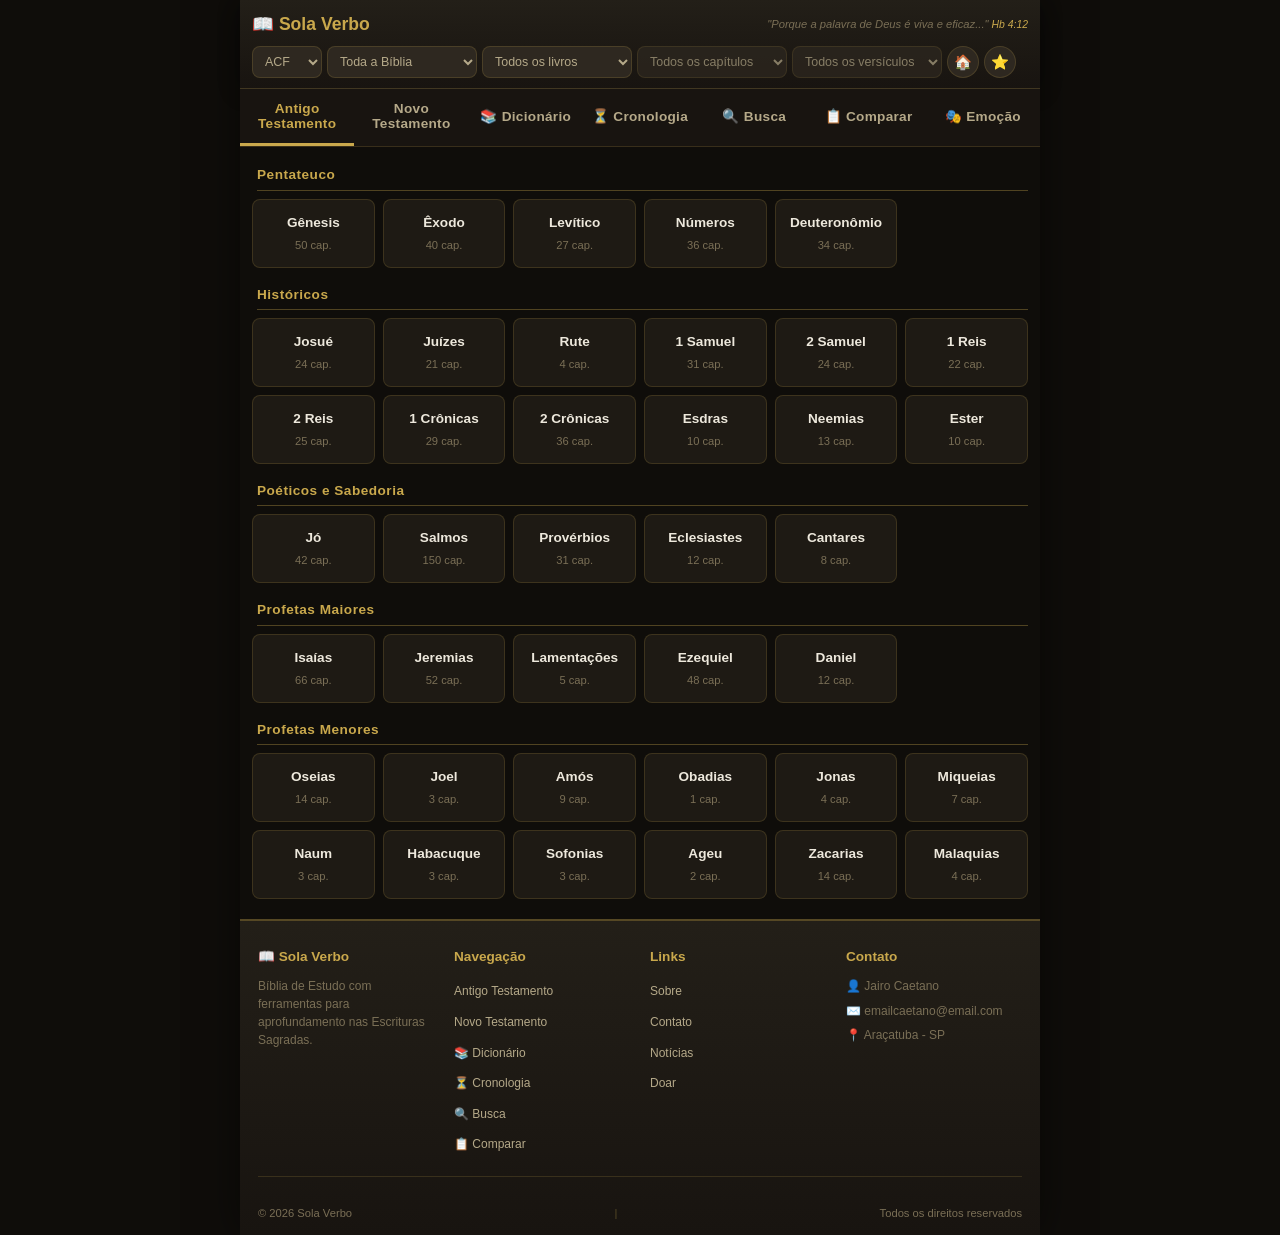
<file: index.html>
<!DOCTYPE html>
<html lang="pt-BR">

<head>
    <meta charset="UTF-8">
    <meta name="viewport" content="width=device-width, initial-scale=1.0">

    <!-- PWA -->
    <link rel="manifest" href="manifest.json">
    <meta name="theme-color" content="#C9A84C">
    <meta name="mobile-web-app-capable" content="yes">
    <meta name="apple-mobile-web-app-capable" content="yes">
    <meta name="apple-mobile-web-app-status-bar-style" content="black-translucent">
    <meta name="apple-mobile-web-app-title" content="Sola Verbo">
    <link rel="apple-touch-icon" href="icon-192.png">

    <title>Sola Verbo - Bíblia de Estudo</title>
    <link rel="icon" type="image/svg+xml" href="favicon.svg">
    <link rel="stylesheet" href="style.css">
</head>

<body>
    <div class="app-container">
        <header class="app-header">
            <div class="header-top">
                <h1>📖 Sola Verbo</h1>
                <span class="header-verse">"Porque a palavra de Deus é viva e eficaz..."
                    <small>Hb 4:12</small></span>
            </div>
            <div class="search-filters">
                <select id="version-selector" class="filter-select version-select">
                    <option value="ACF">ACF</option>
                    <option value="ARA">ARA</option>
                    <option value="ARC">ARC</option>
                    <option value="AS21">AS21</option>
                    <option value="JFAA">JFAA</option>
                    <option value="KJA">KJA</option>
                    <option value="KJF">KJF</option>
                    <option value="NAA">NAA</option>
                    <option value="NBV">NBV</option>
                    <option value="NTLH">NTLH</option>
                    <option value="NVI">NVI</option>
                    <option value="NVT">NVT</option>
                    <option value="TB">TB</option>
                </select>
                <select id="filter-testament" class="filter-select">
                    <option value="all">Toda a Bíblia</option>
                    <option value="old">Antigo Testamento</option>
                    <option value="new">Novo Testamento</option>
                </select>
                <select id="filter-book" class="filter-select">
                    <option value="all">Todos os livros</option>
                </select>
                <select id="filter-chapter" class="filter-select" disabled>
                    <option value="all">Todos os capítulos</option>
                </select>
                <select id="filter-verse" class="filter-select" disabled>
                    <option value="all">Todos os versículos</option>
                </select>

                <button id="home-button" class="action-button" title="Início">🏠</button>
                <button id="favorites-button" class="action-button" title="Favoritos">⭐</button>
            </div>
        </header>

        <nav class="nav-menu">
            <button class="nav-item active" data-tab="old">Antigo Testamento</button>
            <button class="nav-item" data-tab="new">Novo Testamento</button>
            <button class="nav-item" data-tab="dictionary">📚 Dicionário</button>
            <button class="nav-item" data-tab="cronologia">⏳ Cronologia</button>
            <button class="nav-item" data-tab="search">🔍 Busca</button>
            <button class="nav-item" data-tab="compare">📋 Comparar</button>
            <button class="nav-item" id="emotion-tab-btn" onclick="toggleEmotionDetector()">🎭 Emoção</button>
        </nav>

        <main class="main-content">
            <!-- Lista de Livros -->
            <div id="book-list" class="book-list">
                <div class="loading">Carregando livros</div>
            </div>

            <!-- Aba de Cronologia -->
            <div id="cronologia-view" class="cronologia-view" style="display:none;">
                <div class="cronologia-container">
                    <div class="cronologia-header">
                        <h2>⏳ Cronologia Bíblica</h2>
                        <p>Linha do tempo dos principais eventos bíblicos</p>
                        <div class="cronologia-tabs">
                            <button class="cronologia-tab active" data-cron="geral">📜 Cronologia Geral</button>
                            <button class="cronologia-tab" data-cron="evangelhos">✝️ Evangelhos</button>
                        </div>
                    </div>
                    <div id="cronologia-content" class="cronologia-content">
                        <div class="loading">Carregando cronologia</div>
                    </div>
                </div>
            </div>

            <!-- Conteúdo do Capítulo -->
            <div id="chapter-content" class="chapter-content" style="display:none;">
                <div class="chapter-header">
                    <button id="back-button" class="back-button">←
                        Voltar</button>
                    <button id="prev-chapter-btn" class="nav-chapter-btn" title="Capítulo anterior">◀</button>
                    <h2 id="chapter-title"></h2>
                    <button id="next-chapter-btn" class="nav-chapter-btn" title="Próximo capítulo">▶</button>
                    <div class="zoom-controls">
                        <button id="zoom-out-btn" class="zoom-btn" title="Diminuir texto">A-</button>
                        <span id="zoom-level" class="zoom-level">100%</span>
                        <button id="zoom-in-btn" class="zoom-btn" title="Aumentar texto">A+</button>
                        <button id="zoom-reset-btn" class="zoom-btn" title="Restaurar tamanho">↺</button>
                    </div>
                    <div class="audio-controls">
                        <button id="play-chapter" class="audio-button" title="Ouvir capítulo">🔊</button>
                        <button id="pause-chapter" class="audio-button" title="Pausar" style="display:none;">⏸️</button>
                        <button id="stop-chapter" class="audio-button" title="Parar" style="display:none;">⏹️</button>
                        <select id="audio-speed" class="audio-speed" title="Velocidade">
                            <option value="0.5">0.5x</option>
                            <option value="0.75">0.75x</option>
                            <option value="1" selected>1x</option>
                            <option value="1.25">1.25x</option>
                            <option value="1.5">1.5x</option>
                            <option value="2">2x</option>
                        </select>
                    </div>
                    <div class="search-results-nav" style="display:none;">
                        <button id="prev-result" class="nav-result">↑</button>
                        <span id="result-counter">0 de 0</span>
                        <button id="next-result" class="nav-result">↓</button>
                        <button id="show-occurrences" class="occurrences-button">📊</button>
                        <button id="clear-search" class="clear-search-button">✕ Limpar</button>
                        <span class="search-info" id="search-info"></span>
                    </div>
                </div>
                <div id="verses-container"></div>
            </div>

            <!-- Aba de Busca -->
            <div id="search-view" class="search-view" style="display:none;">
                <div class="search-page-container">
                    <div class="search-hero" id="search-hero">
                        <h2>🔍 Busca na Bíblia</h2>
                        <p>Pesquise palavras, frases ou temas em toda a
                            Escritura</p>
                        <div class="search-bar-large">
                            <input type="text" id="search-input-main" class="search-input-large"
                                placeholder="Digite sua busca..." autocomplete="off">
                            <div id="search-history" class="search-history"></div>
                            <button id="search-button-main" class="search-button-large">🔍
                                Buscar</button>
                        </div>

                        <div class="search-actions-bar">
                            <!-- <button id="home-button" class="action-button" title="Início">🏠</button> -->
                            <!-- <button id="favorites-button" class="action-button" title="Favoritos">⭐</button> -->
                            <!-- <button id="dictionary-button" class="action-button" title="Dicionário">📚</button> -->
                            <!-- <button id="scroll-top-button" class="action-button" title="Voltar ao topo">⬆️</button> -->
                        </div>

                    </div>

                    <div id="search-results-page" class="search-results-page" style="display:none;">
                        <div class="search-results-header">
                            <button id="back-from-results" class="back-button">← Nova Busca</button>
                            <h2>Resultados da Busca</h2>
                            <div class="search-results-summary" id="search-results-summary"></div>
                        </div>
                        <div class="search-results-layout">
                            <aside class="search-results-sidebar" id="search-results-sidebar">
                                <h3>📊 Ocorrências por Livro</h3>
                                <div id="results-occurrences-list"></div>
                            </aside>
                            <div class="search-results-main" id="search-results-main">
                                <div id="results-list"></div>
                            </div>
                        </div>
                    </div>
                </div>
            </div>

            <!-- Aba de Comparação -->
            <div id="compare-view-full" class="compare-view-full" style="display:none;">
                <div class="compare-controls">
                    <div class="compare-control-item">
                        <label>Versão 1:</label>
                        <select id="compare-version-1" class="filter-select">
                            <option value="ACF">ACF</option>
                            <option value="ARA">ARA</option>
                            <option value="ARC">ARC</option>
                            <option value="AS21">AS21</option>
                            <option value="JFAA">JFAA</option>
                            <option value="KJA">KJA</option>
                            <option value="KJF">KJF</option>
                            <option value="NAA">NAA</option>
                            <option value="NBV">NBV</option>
                            <option value="NTLH">NTLH</option>
                            <option value="NVI">NVI</option>
                            <option value="NVT">NVT</option>
                            <option value="TB">TB</option>
                        </select>
                    </div>
                    <div class="compare-control-item">
                        <label>Livro:</label>
                        <select id="compare-book" class="filter-select">
                            <option value>Selecione um livro</option>
                        </select>
                    </div>
                    <div class="compare-control-item">
                        <label>Capítulo:</label>
                        <select id="compare-chapter" class="filter-select" disabled>
                            <option value>Selecione</option>
                        </select>
                    </div>
                    <div class="compare-control-item">
                        <label>Versão 2:</label>
                        <select id="compare-version-2" class="filter-select">
                            <option value="ACF">ACF</option>
                            <option value="ARA" selected>ARA</option>
                            <option value="ARC">ARC</option>
                            <option value="AS21">AS21</option>
                            <option value="JFAA">JFAA</option>
                            <option value="KJA">KJA</option>
                            <option value="KJF">KJF</option>
                            <option value="NAA">NAA</option>
                            <option value="NBV">NBV</option>
                            <option value="NTLH">NTLH</option>
                            <option value="NVI">NVI</option>
                            <option value="NVT">NVT</option>
                            <option value="TB">TB</option>
                        </select>
                    </div>
                    <button id="compare-btn-go" class="compare-go-btn">🔄
                        Comparar</button>
                </div>
                <div class="compare-panes">
                    <div class="compare-pane-full" id="compare-pane-1">
                        <div class="compare-pane-header">Selecione um livro
                            e capítulo</div>
                    </div>
                    <div class="compare-pane-full" id="compare-pane-2">
                        <div class="compare-pane-header">Selecione um livro
                            e capítulo</div>
                    </div>
                </div>
            </div>

            <!-- Aba do Dicionário -->
            <div id="dictionary-view" class="dictionary-view" style="display:none;">
                <div class="dictionary-page-container">
                    <div class="dictionary-hero">
                        <h2>📚 Dicionário Bíblico</h2>
                        <p>Pesquise termos, nomes e conceitos bíblicos</p>
                        <div class="search-bar-large">
                            <input type="text" id="dictionary-search-main" class="search-input-large"
                                placeholder="Digite um termo..." autocomplete="off">
                            <button id="dictionary-search-btn" class="search-button-large">🔍 Buscar</button>
                        </div>
                    </div>
                    <div id="dictionary-results-main" class="dictionary-results-container"></div>
                </div>
            </div>
        </main>


        <!-- Modal de Nota -->
        <div id="note-modal" class="modal" style="display:none;">
            <div class="modal-content">
                <div class="modal-header">
                    <h3>📝 Nota - <span id="note-verse-ref"></span></h3>
                    <button class="close-button"
                        onclick="document.getElementById('note-modal').style.display='none'">×</button>
                </div>
                <div style="padding:15px;">
                    <textarea id="note-textarea" class="note-textarea"
                        placeholder="Escreva sua nota aqui..."></textarea>
                    <button id="save-note-btn" class="save-note-btn">💾 Salvar Nota</button>
                </div>
            </div>
        </div>

        <!-- Modal de Referências Cruzadas -->
        <div id="crossref-modal" class="modal" style="display:none;">
            <div class="modal-content">
                <div class="modal-header">
                    <h3>🔗 Referências Cruzadas</h3>
                    <button class="close-button"
                        onclick="document.getElementById('crossref-modal').style.display='none'">×</button>
                </div>
                <div id="crossref-list" class="favorites-list"></div>
            </div>
        </div>

        <!-- Modal de Favoritos -->
        <div id="favorites-modal" class="modal" style="display:none;">
            <div class="modal-content">
                <div class="modal-header">
                    <h3>⭐ Versículos Favoritos</h3>
                    <button id="close-favorites" class="close-button">×</button>
                </div>
                <div id="favorites-list" class="favorites-list"></div>
            </div>
        </div>

        <!-- Modal de Ocorrências -->
        <div id="occurrences-modal" class="modal" style="display:none;">
            <div class="modal-content">
                <div class="modal-header">
                    <h3>📊 Ocorrências por Livro</h3>
                    <button id="close-occurrences" class="close-button">×</button>
                </div>
                <div id="occurrences-list" class="occurrences-list"></div>
                <div id="occurrences-total" class="occurrence-total"></div>
            </div>
        </div>

        <!-- Modal do Dicionário -->
        <div id="dictionary-modal" class="modal" style="display:none;">
            <div class="modal-content">
                <div class="modal-header">
                    <h3>📚 Dicionário Bíblico</h3>
                    <button id="close-dictionary" class="close-button">×</button>
                </div>
                <div style="padding:15px;">
                    <input type="text" id="dictionary-search" class="search-input" placeholder="Buscar termo..."
                        style="width:100%;margin-bottom:10px;">
                    <div id="dictionary-results" class="favorites-list"></div>
                </div>
            </div>
        </div>

        <!-- Modal de Conteúdo (Sobre, Contato, Notícias, Doar) -->
        <div id="content-modal" class="modal" style="display:none;">
            <div class="modal-content" style="max-width:650px;">
                <div class="modal-header">
                    <h3 id="content-title"></h3>
                    <button class="close-button" onclick="closeContentPage()">×</button>
                </div>
                <div id="content-body" class="content-page-wrapper"></div>
            </div>
        </div>

        <!-- Rodapé -->
        <footer class="app-footer">
            <div class="footer-container">
                <div class="footer-top">
                    <div class="footer-col">
                        <h4>📖 Sola Verbo</h4>
                        <p>Bíblia de Estudo com ferramentas para aprofundamento nas Escrituras Sagradas.</p>
                    </div>
                    <div class="footer-col">
                        <h4>Navegação</h4>
                        <ul>
                            <li><a href="#" onclick="switchTab('old')">Antigo Testamento</a></li>
                            <li><a href="#" onclick="switchTab('new')">Novo Testamento</a></li>
                            <li><a href="#" onclick="switchTab('dictionary')">📚 Dicionário</a></li>
                            <li><a href="#" onclick="switchTab('cronologia')">⏳ Cronologia</a></li>
                            <li><a href="#" onclick="switchTab('search')">🔍 Busca</a></li>
                            <li><a href="#" onclick="switchTab('compare')">📋 Comparar</a></li>
                        </ul>
                    </div>
                    <div class="footer-col">
                        <h4>Links</h4>
                        <ul>
                            <li><a href="#" onclick="openContentPage('sobre')">Sobre</a></li>
                            <li><a href="#" onclick="openContentPage('contato')">Contato</a></li>
                            <li><a href="#" onclick="openContentPage('noticias')">Notícias</a></li>
                            <li><a href="#" onclick="openContentPage('doar')">Doar</a></li>
                        </ul>
                    </div>
                    <div class="footer-col">
                        <h4>Contato</h4>
                        <ul class="footer-contact">
                            <li>👤 Jairo Caetano</li>
                            <li>✉️ emailcaetano@email.com</li>
                            <li>📍 Araçatuba - SP</li>
                        </ul>
                    </div>
                </div>
                <div class="footer-bottom">
                    <span>© 2026 Sola Verbo</span>
                    <span class="footer-separator">|</span>
                    <span>Todos os direitos reservados</span>
                </div>
            </div>
        </footer>
    </div> <!-- Fim do app-container -->


    <!-- Scripts -->
    <script src="js/config.js"></script>
    <script src="js/data.js"></script>
    <script src="js/navigation.js"></script>
    <script src="js/search.js"></script>
    <script src="js/results.js"></script>
    <script src="js/study.js"></script>
    <script src="js/ui.js"></script>
    <script src="js/audio.js"></script>
    <script src="js/pages.js"></script>
    <script src="js/app.js"></script>
    <script src="js/cronologia.js"></script>
    <script src="js/emotion.js"></script>
</body>

</html>
</file>
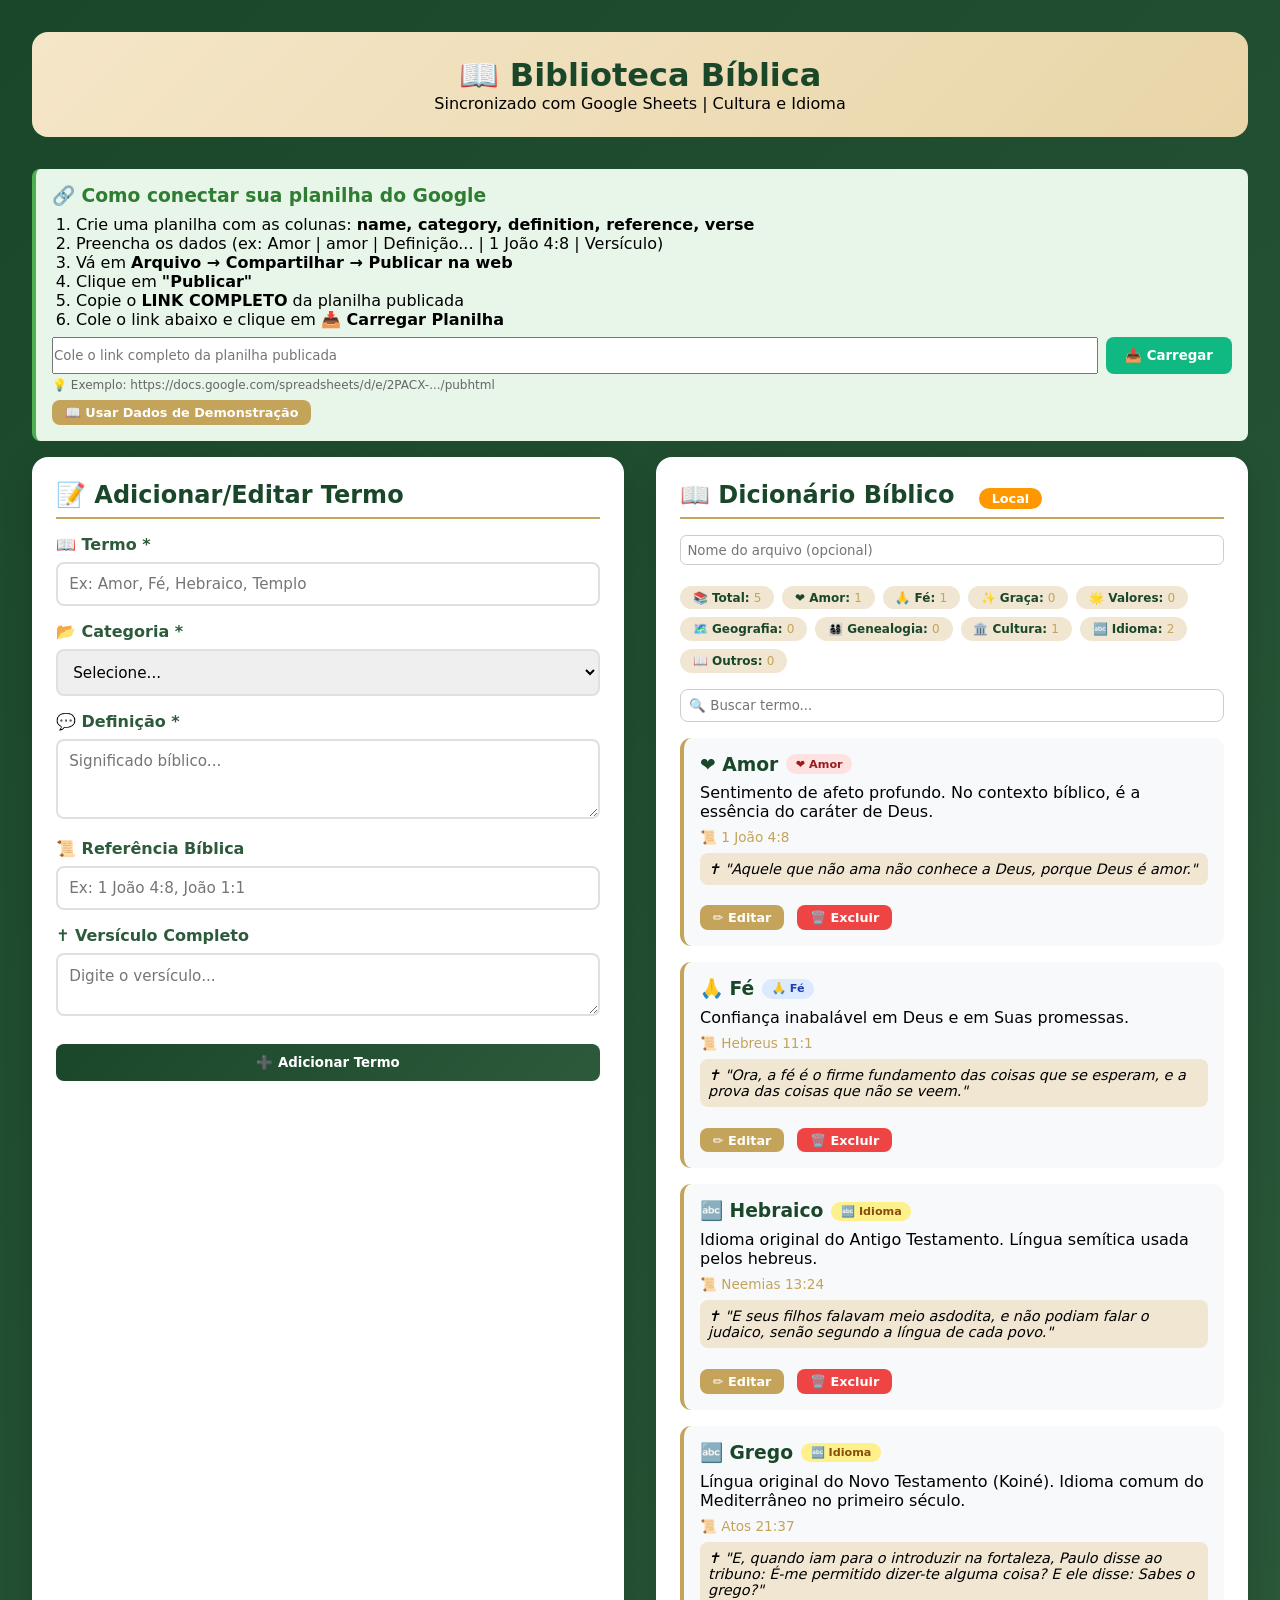
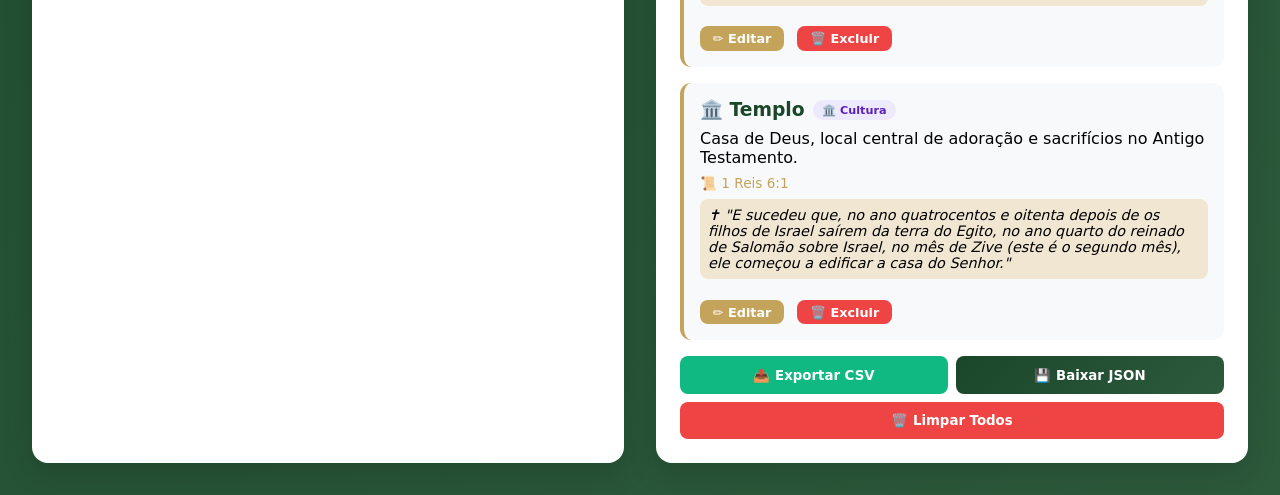
<file: admin-dic.html>
<!DOCTYPE html>
<html lang="pt-BR">
<head>
    <meta charset="UTF-8">
    <meta name="viewport" content="width=device-width, initial-scale=1.0">
    <title>Biblioteca Bíblica - Google Sheets Integration</title>
    <style>
        * {
            margin: 0;
            padding: 0;
            box-sizing: border-box;
            font-family: system-ui, 'Segoe UI', 'Georgia', serif;
        }

        body {
            background: linear-gradient(135deg, #1a472a 0%, #2d5a3b 100%);
            min-height: 100vh;
            padding: 2rem;
        }

        .container {
            max-width: 1400px;
            margin: 0 auto;
        }

        .admin-header {
            background: linear-gradient(135deg, #f5e6c8 0%, #e8d5a8 100%);
            border-radius: 1rem;
            padding: 1.5rem;
            margin-bottom: 2rem;
            text-align: center;
        }

        .admin-header h1 {
            color: #1a472a;
            font-size: 2rem;
        }

        .sheet-info {
            background: #e8f5e9;
            border-radius: 0.5rem;
            padding: 1rem;
            margin-bottom: 1rem;
            border-left: 4px solid #4caf50;
        }

        .sheet-info h3 {
            color: #2e7d32;
            margin-bottom: 0.5rem;
        }

        .status-badge {
            display: inline-block;
            padding: 0.2rem 0.8rem;
            border-radius: 1rem;
            font-size: 0.8rem;
            font-weight: 600;
            margin-left: 1rem;
        }

        .status-success {
            background: #4caf50;
            color: white;
        }

        .status-warning {
            background: #ff9800;
            color: white;
        }

        .two-columns {
            display: grid;
            grid-template-columns: 1fr 1fr;
            gap: 2rem;
        }

        @media (max-width: 768px) {
            .two-columns {
                grid-template-columns: 1fr;
            }
            body {
                padding: 1rem;
            }
        }

        .form-card, .terms-list {
            background: white;
            border-radius: 1rem;
            padding: 1.5rem;
            box-shadow: 0 10px 30px rgba(0,0,0,0.15);
        }

        .form-card h2, .terms-list h2 {
            color: #1a472a;
            margin-bottom: 1rem;
            border-bottom: 2px solid #c4a35a;
            padding-bottom: 0.5rem;
        }

        .form-group {
            margin-bottom: 1rem;
        }

        .form-group label {
            display: block;
            font-weight: 600;
            margin-bottom: 0.5rem;
            color: #2d5a3b;
        }

        .form-group input, .form-group select, .form-group textarea {
            width: 100%;
            padding: 0.7rem;
            border: 2px solid #e0e0e0;
            border-radius: 0.5rem;
            font-size: 0.95rem;
        }

        .form-group input:focus, .form-group select:focus, .form-group textarea:focus {
            outline: none;
            border-color: #c4a35a;
        }

        .btn {
            padding: 0.7rem 1.2rem;
            border: none;
            border-radius: 0.5rem;
            font-weight: 600;
            cursor: pointer;
            transition: all 0.3s;
            margin-top: 0.5rem;
        }

        .btn-primary {
            background: linear-gradient(135deg, #1a472a 0%, #2d5a3b 100%);
            color: white;
            width: 100%;
        }

        .btn-secondary {
            background: #c4a35a;
            color: white;
        }

        .btn-danger {
            background: #ef4444;
            color: white;
        }

        .btn-success {
            background: #10b981;
            color: white;
        }

        .btn-info {
            background: #3b82f6;
            color: white;
        }

        .btn:hover {
            transform: translateY(-2px);
            box-shadow: 0 5px 15px rgba(0,0,0,0.2);
        }

        .term-item {
            background: #f8f9fa;
            border-radius: 0.7rem;
            padding: 1rem;
            margin-bottom: 1rem;
            border-left: 4px solid #c4a35a;
            transition: all 0.3s;
        }

        .term-item:hover {
            transform: translateX(5px);
            box-shadow: 0 3px 10px rgba(0,0,0,0.1);
        }

        .term-item h3 {
            color: #1a472a;
            margin-bottom: 0.5rem;
            display: flex;
            align-items: center;
            flex-wrap: wrap;
            gap: 0.5rem;
        }

        .term-category {
            display: inline-block;
            padding: 0.2rem 0.6rem;
            border-radius: 1rem;
            font-size: 0.7rem;
            font-weight: 600;
        }

        .category-amor { background: #fee2e2; color: #991b1b; }
        .category-fe { background: #dbeafe; color: #1e40af; }
        .category-graca { background: #d1fae5; color: #065f46; }
        .category-valores { background: #fef3c7; color: #92400e; }
        .category-geografia { background: #d1fae5; color: #065f46; }
        .category-genealogia { background: #fce7f3; color: #9d174d; }
        .category-cultura { background: #ede9fe; color: #5b21b6; }
        .category-idioma { background: #fef08a; color: #854d0e; }
        .category-outros { background: #e0e7ff; color: #3730a3; }

        .term-reference {
            color: #c4a35a;
            font-size: 0.85rem;
            margin-top: 0.5rem;
        }

        .term-verse {
            margin-top: 0.5rem;
            padding: 0.5rem;
            background: #f0e6d2;
            border-radius: 0.5rem;
            font-style: italic;
            font-size: 0.9rem;
        }

        .loading {
            text-align: center;
            padding: 2rem;
            color: #666;
        }

        .alert {
            padding: 0.8rem;
            border-radius: 0.5rem;
            margin-bottom: 1rem;
            font-size: 0.9rem;
        }

        .alert-success {
            background: #d1fae5;
            color: #065f46;
        }

        .alert-error {
            background: #fee2e2;
            color: #991b1b;
        }

        .alert-info {
            background: #dbeafe;
            color: #1e40af;
        }

        .button-group {
            display: flex;
            gap: 0.5rem;
            margin-top: 1rem;
        }

        .button-group .btn {
            flex: 1;
            margin-top: 0;
        }

        .inline-input {
            display: flex;
            gap: 0.5rem;
            margin-top: 0.5rem;
        }

        .inline-input input {
            flex: 1;
        }

        .helper-text {
            font-size: 0.75rem;
            color: #666;
            margin-top: 0.25rem;
        }

        .category-stats {
            display: flex;
            flex-wrap: wrap;
            gap: 0.5rem;
            margin-bottom: 1rem;
        }

        .stat-chip {
            background: #f0e6d2;
            padding: 0.3rem 0.8rem;
            border-radius: 1rem;
            font-size: 0.75rem;
            font-weight: 600;
            color: #1a472a;
        }

        .stat-chip span {
            font-weight: normal;
            color: #c4a35a;
        }

        input#downloadFileName {
            width: 100%;
            padding: 0.4rem;
            border-radius: 0.4rem;
            border: 1px solid #ccc;
            margin-bottom: 0.5rem;
        }
    </style>
</head>
<body>
    <div class="container">
        <div class="admin-header">
            <h1>📖 Biblioteca Bíblica</h1>
            <p>Sincronizado com Google Sheets | Cultura e Idioma</p>
        </div>

        <div class="sheet-info">
            <h3>🔗 Como conectar sua planilha do Google</h3>
            <ol style="margin-left: 1.5rem; margin-bottom: 0.5rem;">
                <li>Crie uma planilha com as colunas: <strong>name, category, definition, reference, verse</strong></li>
                <li>Preencha os dados (ex: Amor | amor | Definição... | 1 João 4:8 | Versículo)</li>
                <li>Vá em <strong>Arquivo → Compartilhar → Publicar na web</strong></li>
                <li>Clique em <strong>"Publicar"</strong></li>
                <li>Copie o <strong>LINK COMPLETO</strong> da planilha publicada</li>
                <li>Cole o link abaixo e clique em <strong>📥 Carregar Planilha</strong></li>
            </ol>
            <div class="inline-input">
                <input type="text" id="sheetUrl" placeholder="Cole o link completo da planilha publicada" style="flex: 1;">
                <button id="loadSheetBtn" class="btn btn-success" style="margin: 0;">📥 Carregar</button>
            </div>
            <div class="helper-text">
                💡 Exemplo: https://docs.google.com/spreadsheets/d/e/2PACX-.../pubhtml
            </div>
            <div style="margin-top: 0.5rem;">
                <button id="useDemoBtn" class="btn btn-secondary" style="margin: 0; padding: 0.3rem 0.8rem; font-size: 0.8rem;">📖 Usar Dados de Demonstração</button>
            </div>
        </div>

        <div class="two-columns">
            <div class="form-card">
                <h2>📝 Adicionar/Editar Termo</h2>
                <div id="alertMessage"></div>
                
                <form id="termForm">
                    <input type="hidden" id="editId" value="">
                    
                    <div class="form-group">
                        <label>📖 Termo *</label>
                        <input type="text" id="termName" required placeholder="Ex: Amor, Fé, Hebraico, Templo">
                    </div>

                    <div class="form-group">
                        <label>📂 Categoria *</label>
                        <select id="termCategory" required>
                            <option value="">Selecione...</option>
                            <option value="amor">❤️ Amor</option>
                            <option value="fe">🙏 Fé</option>
                            <option value="graca">✨ Graça</option>
                            <option value="valores">🌟 Valores Cristãos</option>
                            <option value="geografia">🗺️ Geografia Bíblica</option>
                            <option value="genealogia">👨‍👩‍👧‍👦 Genealogia</option>
                            <option value="cultura">🏛️ Cultura Bíblica</option>
                            <option value="idioma">🔤 Idioma Hebraico/Grego</option>
                            <option value="outros">📖 Outros</option>
                        </select>
                    </div>

                    <div class="form-group">
                        <label>💬 Definição *</label>
                        <textarea id="termDefinition" rows="3" required placeholder="Significado bíblico..."></textarea>
                    </div>

                    <div class="form-group">
                        <label>📜 Referência Bíblica</label>
                        <input type="text" id="termReference" placeholder="Ex: 1 João 4:8, João 1:1">
                    </div>

                    <div class="form-group">
                        <label>✝️ Versículo Completo</label>
                        <textarea id="termVerse" rows="2" placeholder="Digite o versículo..."></textarea>
                    </div>

                    <button type="submit" class="btn btn-primary" id="submitBtn">➕ Adicionar Termo</button>
                    <button type="button" class="btn btn-secondary" id="cancelEditBtn" style="display: none; margin-top: 0.5rem;">❌ Cancelar</button>
                </form>
            </div>

            <div class="terms-list">
                <h2>
                    📖 Dicionário Bíblico
                    <span id="syncStatus" class="status-badge status-warning">Local</span>
                </h2>
                
                <div style="margin-bottom: 0.8rem;">
                    <input type="text" id="downloadFileName" placeholder="Nome do arquivo (opcional)">
                </div>
                
                <div class="category-stats" id="categoryStats"></div>
                
                <input type="text" id="searchInput" placeholder="🔍 Buscar termo..." style="width: 100%; padding: 0.5rem; margin-bottom: 1rem; border-radius: 0.5rem; border: 1px solid #ccc;">
                <div id="termsContainer">
                    <div class="loading">📚 Carregando termos...</div>
                </div>
                
                <div class="button-group">
                    <button id="exportCsvBtn" class="btn btn-success">📤 Exportar CSV</button>
                    <button id="downloadJsonBtn" class="btn btn-primary">💾 Baixar JSON</button>
                </div>
                <button id="clearAllBtn" class="btn btn-danger" style="width: 100%; margin-top: 0.5rem;">🗑️ Limpar Todos</button>
            </div>
        </div>
    </div>

    <script>
        let terms = [
            {
                id: 1,
                name: "Amor",
                category: "amor",
                definition: "Sentimento de afeto profundo. No contexto bíblico, é a essência do caráter de Deus.",
                reference: "1 João 4:8",
                verse: "Aquele que não ama não conhece a Deus, porque Deus é amor."
            },
            {
                id: 2,
                name: "Fé",
                category: "fe",
                definition: "Confiança inabalável em Deus e em Suas promessas.",
                reference: "Hebreus 11:1",
                verse: "Ora, a fé é o firme fundamento das coisas que se esperam, e a prova das coisas que não se veem."
            },
            {
                id: 3,
                name: "Hebraico",
                category: "idioma",
                definition: "Idioma original do Antigo Testamento. Língua semítica usada pelos hebreus.",
                reference: "Neemias 13:24",
                verse: "E seus filhos falavam meio asdodita, e não podiam falar o judaico, senão segundo a língua de cada povo."
            },
            {
                id: 4,
                name: "Grego",
                category: "idioma",
                definition: "Língua original do Novo Testamento (Koiné). Idioma comum do Mediterrâneo no primeiro século.",
                reference: "Atos 21:37",
                verse: "E, quando iam para o introduzir na fortaleza, Paulo disse ao tribuno: É-me permitido dizer-te alguma coisa? E ele disse: Sabes o grego?"
            },
            {
                id: 5,
                name: "Templo",
                category: "cultura",
                definition: "Casa de Deus, local central de adoração e sacrifícios no Antigo Testamento.",
                reference: "1 Reis 6:1",
                verse: "E sucedeu que, no ano quatrocentos e oitenta depois de os filhos de Israel saírem da terra do Egito, no ano quarto do reinado de Salomão sobre Israel, no mês de Zive (este é o segundo mês), ele começou a edificar a casa do Senhor."
            }
        ];

        let nextId = 6;

        function getFileName(extensao) {
            let nomeBase = document.getElementById('downloadFileName')?.value.trim();
            if (!nomeBase) {
                nomeBase = `biblioteca_${new Date().toISOString().split('T')[0]}`;
            }
            nomeBase = nomeBase.replace(/[^a-z0-9áéíóúâêôãõç_-]/gi, '_');
            return `${nomeBase}.${extensao}`;
        }

        function loadLocalData() {
            const saved = localStorage.getItem('bible_terms');
            if (saved) {
                try {
                    const parsed = JSON.parse(saved);
                    if (parsed && parsed.length > 0) {
                        terms = parsed;
                        nextId = Math.max(...terms.map(t => t.id), 0) + 1;
                    }
                } catch(e) {}
            }
            renderTerms();
            updateStats();
            updateLocalStorage();
        }

        function updateLocalStorage() {
            localStorage.setItem('bible_terms', JSON.stringify(terms));
        }

        function extractSheetId(url) {
            const match = url.match(/\/d\/e\/([a-zA-Z0-9_-]+)/);
            if (match) return match[1];
            const match2 = url.match(/\/d\/([a-zA-Z0-9_-]+)/);
            if (match2) return match2[1];
            return null;
        }

        async function loadFromGoogleSheets(url) {
            if (!url) {
                showAlert('❌ Por favor, cole o link da planilha publicada!', 'error');
                return false;
            }

            const sheetId = extractSheetId(url);
            if (!sheetId) {
                showAlert('❌ Não foi possível extrair o ID da planilha.', 'error');
                return false;
            }

            showAlert('🔄 Carregando dados da planilha...', 'info');
            
            const jsonUrl = `https://docs.google.com/spreadsheets/d/e/${sheetId}/pub?output=csv`;
            
            try {
                const response = await fetch(jsonUrl);
                const csvText = await response.text();
                
                if (!csvText || csvText.trim() === '') {
                    showAlert('⚠️ A planilha está vazia.', 'error');
                    return false;
                }
                
                const lines = csvText.split('\n');
                if (lines.length < 2) {
                    showAlert('⚠️ Planilha sem dados.', 'error');
                    return false;
                }
                
                const headers = parseCSVLine(lines[0]);
                const requiredCols = ['name', 'definition'];
                const missingCols = requiredCols.filter(col => !headers.includes(col));
                if (missingCols.length > 0) {
                    showAlert(`⚠️ Colunas faltando: ${missingCols.join(', ')}`, 'error');
                    return false;
                }
                
                const newTerms = [];
                let maxId = 0;
                const validCategories = ['amor', 'fe', 'graca', 'valores', 'geografia', 'genealogia', 'cultura', 'idioma', 'outros'];
                
                for (let i = 1; i < lines.length; i++) {
                    if (!lines[i].trim()) continue;
                    
                    const values = parseCSVLine(lines[i]);
                    const term = {};
                    
                    headers.forEach((header, index) => {
                        let value = values[index] || '';
                        value = value.replace(/^["']|["']$/g, '');
                        term[header] = value;
                    });
                    
                    if (term.name && term.definition) {
                        let category = term.category || 'outros';
                        if (!validCategories.includes(category)) {
                            category = 'outros';
                        }
                        
                        const newTerm = {
                            id: i,
                            name: term.name.trim(),
                            category: category,
                            definition: term.definition.trim(),
                            reference: term.reference || '',
                            verse: term.verse || ''
                        };
                        newTerms.push(newTerm);
                        if (newTerm.id > maxId) maxId = newTerm.id;
                    }
                }
                
                if (newTerms.length > 0) {
                    terms = newTerms;
                    nextId = maxId + 1;
                    updateLocalStorage();
                    renderTerms();
                    updateStats();
                    showAlert(`✅ Carregados ${terms.length} termos do Google Sheets!`, 'success');
                    document.getElementById('syncStatus').textContent = 'Google Sheets ✓';
                    document.getElementById('syncStatus').className = 'status-badge status-success';
                    localStorage.setItem('bible_sheet_url', url);
                    return true;
                } else {
                    showAlert('⚠️ Nenhum termo encontrado.', 'error');
                    return false;
                }
            } catch (error) {
                console.error('Erro:', error);
                showAlert('❌ Erro ao carregar. Verifique se a planilha está publicada.', 'error');
                return false;
            }
        }

        function parseCSVLine(line) {
            const result = [];
            let current = '';
            let inQuotes = false;
            
            for (let i = 0; i < line.length; i++) {
                const char = line[i];
                if (char === '"') {
                    inQuotes = !inQuotes;
                } else if (char === ',' && !inQuotes) {
                    result.push(current.trim());
                    current = '';
                } else {
                    current += char;
                }
            }
            result.push(current.trim());
            return result;
        }

        function exportToCSV() {
            const headers = ['name', 'category', 'definition', 'reference', 'verse'];
            const csvRows = [headers.join(',')];
            
            terms.forEach(term => {
                const row = headers.map(header => {
                    let value = term[header] || '';
                    if (value.includes(',') || value.includes('"') || value.includes('\n')) {
                        value = `"${value.replace(/"/g, '""')}"`;
                    }
                    return value;
                });
                csvRows.push(row.join(','));
            });
            
            const csvString = csvRows.join('\n');
            const blob = new Blob(["\uFEFF" + csvString], { type: 'text/csv;charset=utf-8;' });
            const link = document.createElement('a');
            const url = URL.createObjectURL(blob);
            link.href = url;
            link.setAttribute('download', getFileName('csv'));
            document.body.appendChild(link);
            link.click();
            document.body.removeChild(link);
            URL.revokeObjectURL(url);
            
            showAlert(`✅ CSV "${link.download}" exportado!`, 'success');
        }

        function addTerm(term) {
            if (!term.name || !term.category || !term.definition) {
                showAlert('❌ Termo, Categoria e Definição são obrigatórios!', 'error');
                return false;
            }
            
            const newTerm = {
                id: nextId++,
                name: term.name.trim(),
                category: term.category,
                definition: term.definition.trim(),
                reference: term.reference || '',
                verse: term.verse || ''
            };
            
            terms.push(newTerm);
            updateLocalStorage();
            renderTerms();
            updateStats();
            showAlert('✅ Termo adicionado com sucesso!', 'success');
            document.getElementById('syncStatus').textContent = 'Local';
            document.getElementById('syncStatus').className = 'status-badge status-warning';
            return true;
        }

        function updateTerm(id, updatedTerm) {
            const index = terms.findIndex(t => t.id === parseInt(id));
            if (index !== -1) {
                terms[index] = { ...updatedTerm, id: parseInt(id) };
                updateLocalStorage();
                renderTerms();
                updateStats();
                showAlert('✏️ Termo atualizado!', 'success');
                document.getElementById('syncStatus').textContent = 'Local';
                document.getElementById('syncStatus').className = 'status-badge status-warning';
                return true;
            }
            return false;
        }

        function deleteTerm(id) {
            const term = terms.find(t => t.id === id);
            if (confirm(`Excluir "${term?.name}"?`)) {
                terms = terms.filter(t => t.id !== id);
                updateLocalStorage();
                renderTerms();
                updateStats();
                showAlert('🗑️ Termo removido!', 'success');
                document.getElementById('syncStatus').textContent = 'Local';
                document.getElementById('syncStatus').className = 'status-badge status-warning';
            }
        }

        function editTerm(id) {
            const term = terms.find(t => t.id === id);
            if (term) {
                document.getElementById('editId').value = term.id;
                document.getElementById('termName').value = term.name;
                document.getElementById('termCategory').value = term.category;
                document.getElementById('termDefinition').value = term.definition;
                document.getElementById('termReference').value = term.reference || '';
                document.getElementById('termVerse').value = term.verse || '';
                document.getElementById('submitBtn').innerHTML = '💾 Salvar Alterações';
                document.getElementById('cancelEditBtn').style.display = 'block';
                document.querySelector('.form-card').scrollIntoView({ behavior: 'smooth' });
            }
        }

        function cancelEdit() {
            document.getElementById('termForm').reset();
            document.getElementById('editId').value = '';
            document.getElementById('submitBtn').innerHTML = '➕ Adicionar Termo';
            document.getElementById('cancelEditBtn').style.display = 'none';
        }

        function clearAllTerms() {
            if (confirm('⚠️ REMOVER TODOS OS TERMOS? Esta ação não pode ser desfeita!')) {
                terms = [];
                nextId = 1;
                updateLocalStorage();
                renderTerms();
                updateStats();
                cancelEdit();
                showAlert('🗑️ Todos os termos foram removidos!', 'success');
            }
        }

        function downloadJSON() {
            const data = {
                biblioteca: {
                    titulo: "Dicionário Bíblico",
                    dataExportacao: new Date().toLocaleString('pt-BR'),
                    totalTermos: terms.length,
                    termos: terms
                }
            };
            const json = JSON.stringify(data, null, 2);
            const blob = new Blob([json], { type: 'application/json' });
            const url = URL.createObjectURL(blob);
            const a = document.createElement('a');
            a.href = url;
            a.download = getFileName('json');
            document.body.appendChild(a);
            a.click();
            document.body.removeChild(a);
            URL.revokeObjectURL(url);
            showAlert(`✅ JSON "${a.download}" baixado!`, 'success');
        }

        function getCategoryClass(cat) {
            const classes = {
                amor: "category-amor",
                fe: "category-fe",
                graca: "category-graca",
                valores: "category-valores",
                geografia: "category-geografia",
                genealogia: "category-genealogia",
                cultura: "category-cultura",
                idioma: "category-idioma"
            };
            return classes[cat] || "category-outros";
        }

        function getCategoryLabel(cat) {
            const labels = {
                amor: "❤️ Amor",
                fe: "🙏 Fé", 
                graca: "✨ Graça",
                valores: "🌟 Valores",
                geografia: "🗺️ Geografia",
                genealogia: "👨‍👩‍👧‍👦 Genealogia",
                cultura: "🏛️ Cultura",
                idioma: "🔤 Idioma",
                outros: "📖 Outros"
            };
            return labels[cat] || cat;
        }

        function getCategoryIcon(cat) {
            const icons = {
                amor: "❤️",
                fe: "🙏",
                graca: "✨",
                valores: "🌟",
                geografia: "🗺️",
                genealogia: "👨‍👩‍👧‍👦",
                cultura: "🏛️",
                idioma: "🔤",
                outros: "📖"
            };
            return icons[cat] || "📖";
        }

        function updateStats() {
            const stats = {
                amor: 0,
                fe: 0,
                graca: 0,
                valores: 0,
                geografia: 0,
                genealogia: 0,
                cultura: 0,
                idioma: 0,
                outros: 0
            };
            
            terms.forEach(term => {
                if (stats[term.category] !== undefined) {
                    stats[term.category]++;
                } else {
                    stats.outros++;
                }
            });
            
            const statsContainer = document.getElementById('categoryStats');
            statsContainer.innerHTML = `
                <div class="stat-chip">📚 Total: <span>${terms.length}</span></div>
                <div class="stat-chip">❤️ Amor: <span>${stats.amor}</span></div>
                <div class="stat-chip">🙏 Fé: <span>${stats.fe}</span></div>
                <div class="stat-chip">✨ Graça: <span>${stats.graca}</span></div>
                <div class="stat-chip">🌟 Valores: <span>${stats.valores}</span></div>
                <div class="stat-chip">🗺️ Geografia: <span>${stats.geografia}</span></div>
                <div class="stat-chip">👨‍👩‍👧‍👦 Genealogia: <span>${stats.genealogia}</span></div>
                <div class="stat-chip">🏛️ Cultura: <span>${stats.cultura}</span></div>
                <div class="stat-chip">🔤 Idioma: <span>${stats.idioma}</span></div>
                <div class="stat-chip">📖 Outros: <span>${stats.outros}</span></div>
            `;
        }

        function renderTerms() {
            const container = document.getElementById('termsContainer');
            const searchTerm = document.getElementById('searchInput')?.value.toLowerCase() || '';
            
            let filtered = terms;
            if (searchTerm) {
                filtered = terms.filter(t => 
                    t.name.toLowerCase().includes(searchTerm) || 
                    t.definition.toLowerCase().includes(searchTerm) ||
                    (t.reference && t.reference.toLowerCase().includes(searchTerm))
                );
            }
            
            if (filtered.length === 0) {
                container.innerHTML = '<div class="loading">📖 Nenhum termo encontrado</div>';
                return;
            }
            
            container.innerHTML = filtered.map(term => `
                <div class="term-item">
                    <h3>
                        ${getCategoryIcon(term.category)} ${escapeHtml(term.name)}
                        <span class="term-category ${getCategoryClass(term.category)}">${getCategoryLabel(term.category)}</span>
                    </h3>
                    <p>${escapeHtml(term.definition)}</p>
                    ${term.reference ? `<div class="term-reference">📜 ${escapeHtml(term.reference)}</div>` : ''}
                    ${term.verse ? `<div class="term-verse">✝️ "${escapeHtml(term.verse)}"</div>` : ''}
                    <div style="margin-top: 0.8rem;">
                        <button onclick="editTerm(${term.id})" class="btn btn-secondary" style="padding: 0.3rem 0.8rem; font-size: 0.8rem; margin-right: 0.5rem;">✏️ Editar</button>
                        <button onclick="deleteTerm(${term.id})" class="btn btn-danger" style="padding: 0.3rem 0.8rem; font-size: 0.8rem;">🗑️ Excluir</button>
                    </div>
                </div>
            `).join('');
        }

        function escapeHtml(text) {
            if (!text) return '';
            const div = document.createElement('div');
            div.textContent = text;
            return div.innerHTML;
        }

        function showAlert(message, type) {
            const alertDiv = document.getElementById('alertMessage');
            alertDiv.innerHTML = `<div class="alert alert-${type}">${message}</div>`;
            setTimeout(() => alertDiv.innerHTML = '', 4000);
        }

        // Event Listeners
        document.getElementById('termForm').addEventListener('submit', (e) => {
            e.preventDefault();
            const editId = document.getElementById('editId').value;
            const termData = {
                name: document.getElementById('termName').value,
                category: document.getElementById('termCategory').value,
                definition: document.getElementById('termDefinition').value,
                reference: document.getElementById('termReference').value,
                verse: document.getElementById('termVerse').value
            };
            
            if (editId) {
                updateTerm(editId, termData);
                cancelEdit();
            } else {
                addTerm(termData);
                document.getElementById('termForm').reset();
            }
        });

        document.getElementById('cancelEditBtn').addEventListener('click', cancelEdit);
        document.getElementById('clearAllBtn').addEventListener('click', clearAllTerms);
        document.getElementById('downloadJsonBtn').addEventListener('click', downloadJSON);
        document.getElementById('exportCsvBtn').addEventListener('click', exportToCSV);
        document.getElementById('searchInput').addEventListener('input', renderTerms);
        
        document.getElementById('loadSheetBtn').addEventListener('click', () => {
            const url = document.getElementById('sheetUrl').value.trim();
            if (url) {
                loadFromGoogleSheets(url);
            } else {
                showAlert('❌ Cole o link da planilha publicada!', 'error');
            }
        });
        
        document.getElementById('useDemoBtn').addEventListener('click', () => {
            terms = [
                { id: 1, name: "Amor", category: "amor", definition: "Sentimento de afeto profundo...", reference: "1 João 4:8", verse: "Deus é amor." },
                { id: 2, name: "Fé", category: "fe", definition: "Confiança inabalável em Deus...", reference: "Hebreus 11:1", verse: "Ora, a fé é o firme fundamento..." },
                { id: 3, name: "Hebraico", category: "idioma", definition: "Idioma original do Antigo Testamento.", reference: "Neemias 13:24", verse: "Não podiam falar o judaico." },
                { id: 4, name: "Grego", category: "idioma", definition: "Língua original do Novo Testamento.", reference: "Atos 21:37", verse: "Sabes o grego?" },
                { id: 5, name: "Templo", category: "cultura", definition: "Casa de Deus, local de adoração.", reference: "1 Reis 6:1", verse: "Edificar a casa do Senhor." }
            ];
            nextId = 6;
            updateLocalStorage();
            renderTerms();
            updateStats();
            showAlert('✅ Dados de demonstração carregados!', 'success');
            document.getElementById('syncStatus').textContent = 'Demo';
            document.getElementById('syncStatus').className = 'status-badge status-warning';
        });
        
        const savedUrl = localStorage.getItem('bible_sheet_url');
        if (savedUrl) {
            document.getElementById('sheetUrl').value = savedUrl;
        }
        
        loadLocalData();
    </script>
</body>
</html>
</file>
<file: style.css>
:root {
    --gold: #C9A84C;
    --gold-light: #F0D898;
    --gold-dark: #7A5E1E;
    --bg: #0F0D0A;
    --bg2: #181410;
    --bg3: #231F18;
    --bg4: #2E2820;
    --surface: #1E1A14;
    --border: rgba(201, 168, 76, 0.18);
    --border2: rgba(201, 168, 76, 0.35);
    --text: #EDE8DC;
    --text2: #B5A989;
    --text3: #7A6F56;
    --highlight: rgba(201, 168, 76, 0.22);
    --highlight-border: rgba(201, 168, 76, 0.7);
    --verse-num: #C9A84C;
    --radius: 12px;
    --radius-sm: 8px;
    --search-hl: rgba(255, 200, 50, 0.35);
    --fav: #E05C7A;
    --accent: #C9A84C;
    --marker-yellow: rgba(255, 235, 59, 0.25);
    --marker-green: rgba(76, 175, 80, 0.25);
    --marker-blue: rgba(33, 150, 243, 0.25);
    --marker-pink: rgba(233, 30, 99, 0.25);
    --marker-orange: rgba(255, 152, 0, 0.25);
    --note-color: #64B5F6;
    --crossref-color: #CE93D8;
}

* {
    margin: 0;
    padding: 0;
    box-sizing: border-box;
}

body {
    font-family: -apple-system, BlinkMacSystemFont, 'Segoe UI', Roboto, Oxygen, Ubuntu, sans-serif;
    background-color: var(--bg);
    color: var(--text);
    line-height: 1.6;
    overflow-x: hidden;
}

.app-container {
    max-width: 100vw;
    min-height: 100vh;
    display: flex;
    flex-direction: column;
    background-color: var(--bg);
}

/* ============ HEADER ============ */
.app-header {
    background: linear-gradient(180deg, var(--bg3) 0%, var(--bg2) 100%);
    color: var(--text);
    padding: 10px 12px;
    border-bottom: 1px solid var(--border);
    box-shadow: 0 2px 20px rgba(0, 0, 0, 0.3);
}

.header-top {
    display: flex;
    justify-content: space-between;
    align-items: center;
    margin-bottom: 8px;
    flex-wrap: wrap;
    gap: 8px;
}

.header-top h1 {
    font-size: 1.1rem;
    font-weight: 600;
    color: var(--gold);
}

.header-verse {
    color: var(--text3);
    font-size: 0.7rem;
    font-style: italic;
    text-align: right;
    line-height: 1.3;
}

.header-verse small {
    color: var(--gold);
    font-size: 0.65rem;
}

/* ============ FILTROS ============ */
.search-filters {
    display: flex;
    gap: 5px;
    width: 100%;
    margin-top: 6px;
}

.filter-select {
    padding: 6px 8px;
    border-radius: var(--radius-sm);
    border: 1px solid var(--border);
    background: var(--bg4);
    color: var(--text2);
    font-size: 0.78rem;
    cursor: pointer;
    flex: 1;
    max-width: 150px;
    transition: all 0.3s;
}

.filter-select:hover {
    border-color: var(--border2);
}

.filter-select:focus {
    outline: none;
    border-color: var(--gold);
}

.filter-select option {
    background: var(--bg3);
    color: var(--text);
}

.version-select {
    max-width: 70px;
}

/* ============ MENU DE NAVEGAÇÃO ============ */
.nav-menu {
    display: flex;
    background: var(--bg2);
    border-bottom: 1px solid var(--border);
}

.nav-item {
    flex: 1;
    padding: 12px 8px;
    border: none;
    background: none;
    color: var(--text2);
    font-weight: 600;
    cursor: pointer;
    transition: all 0.3s;
    border-bottom: 3px solid transparent;
    font-size: 0.85rem;
    letter-spacing: 0.3px;
    text-align: center;
}

.nav-item.active {
    color: var(--gold);
    border-bottom-color: var(--gold);
}

.nav-item:hover {
    color: var(--gold-light);
    background: var(--highlight);
}

/* ============ LISTA DE LIVROS ============ */
.book-list {
    display: block;
    padding: 12px;
}

.category-title {
    color: var(--gold);
    font-size: 0.85rem;
    font-weight: 700;
    margin: 16px 0 8px 5px;
    padding-bottom: 4px;
    border-bottom: 1px solid var(--border2);
    letter-spacing: 0.5px;
}

.category-title:first-child {
    margin-top: 5px;
}

.category-grid {
    display: grid;
    grid-template-columns: repeat(auto-fill, minmax(120px, 1fr));
    gap: 8px;
    margin-bottom: 8px;
}

.book-item {
    padding: 12px 10px;
    background: var(--surface);
    border-radius: var(--radius-sm);
    text-align: center;
    font-weight: 500;
    border: 1px solid var(--border);
    cursor: pointer;
    transition: all 0.3s;
    display: flex;
    flex-direction: column;
    justify-content: center;
    gap: 3px;
}

.book-item:hover {
    border-color: var(--gold);
    background: var(--highlight);
    transform: translateY(-2px);
}

.book-item:active {
    transform: scale(0.95);
    background: var(--gold-dark);
    color: var(--gold-light);
}

.book-name {
    color: var(--text);
    font-weight: 600;
    font-size: 0.85rem;
}

.book-chapters {
    color: var(--text3);
    font-size: 0.7rem;
    font-weight: 400;
}

.book-item:hover .book-chapters {
    color: var(--gold-light);
}

/* ============ CONTEÚDO DO CAPÍTULO ============ */
.chapter-content {
    padding: 12px;
}

.chapter-header {
    background: var(--surface);
    padding: 12px;
    border-radius: var(--radius);
    margin-bottom: 12px;
    border: 1px solid var(--border);
    display: flex;
    align-items: center;
    gap: 8px;
    flex-wrap: wrap;
}

.chapter-header h2 {
    flex: 1;
    font-size: 0.95rem;
    min-width: 120px;
    color: var(--gold-light);
}

.back-button {
    padding: 6px 12px;
    background: var(--bg4);
    color: var(--text2);
    border: 1px solid var(--border);
    border-radius: var(--radius);
    cursor: pointer;
    font-weight: 600;
    transition: all 0.3s;
    font-size: 0.8rem;
}

.back-button:hover {
    background: var(--gold-dark);
    color: var(--gold-light);
    border-color: var(--border2);
}

/* ============ ÁUDIO ============ */
.audio-controls {
    display: flex;
    align-items: center;
    gap: 4px;
}

.audio-button {
    width: 30px;
    height: 30px;
    border-radius: 50%;
    background: var(--bg4);
    color: var(--text2);
    border: 1px solid var(--border);
    font-size: 0.8rem;
    cursor: pointer;
    transition: all 0.3s;
    display: flex;
    align-items: center;
    justify-content: center;
}

.audio-button:hover {
    background: var(--gold-dark);
    color: var(--gold-light);
    border-color: var(--border2);
}

.audio-speed {
    padding: 5px 6px;
    border-radius: var(--radius-sm);
    border: 1px solid var(--border);
    background: var(--bg4);
    color: var(--text2);
    font-size: 0.7rem;
    cursor: pointer;
}

.audio-speed option {
    background: var(--bg3);
    color: var(--text);
}

/* ============ RESULTADOS DE BUSCA (NAV) ============ */
.search-results-nav {
    display: flex;
    align-items: center;
    gap: 8px;
    background: var(--highlight);
    padding: 5px 10px;
    border-radius: var(--radius);
    font-size: 0.8rem;
    order: 10;
    width: 100%;
    justify-content: center;
    margin-top: 6px;
    flex-wrap: wrap;
    border: 1px solid var(--border2);
}

.nav-result {
    background: var(--gold-dark);
    color: var(--gold-light);
    border: 1px solid var(--border2);
    width: 28px;
    height: 28px;
    border-radius: 50%;
    cursor: pointer;
    font-weight: bold;
    font-size: 0.85rem;
    transition: all 0.3s;
}

.nav-result:hover {
    background: var(--gold);
    color: var(--bg);
}

.occurrences-button {
    background: var(--bg4);
    color: var(--text2);
    border: 1px solid var(--border);
    padding: 4px 10px;
    border-radius: var(--radius-sm);
    cursor: pointer;
    font-size: 0.75rem;
    font-weight: bold;
    transition: all 0.3s;
}

.occurrences-button:hover {
    background: var(--gold-dark);
    color: var(--gold-light);
    border-color: var(--border2);
}

.clear-search-button {
    background: var(--fav);
    color: white;
    border: none;
    padding: 4px 10px;
    border-radius: var(--radius-sm);
    cursor: pointer;
    font-size: 0.75rem;
    font-weight: bold;
    transition: all 0.3s;
    opacity: 0.8;
}

.clear-search-button:hover {
    opacity: 1;
}

#result-counter {
    font-weight: bold;
    color: var(--gold-light);
    font-size: 0.8rem;
}

.search-info {
    font-size: 0.75rem;
    color: var(--text3);
    margin-left: 5px;
}

/* ============ VERSÍCULOS ============ */
.verse-container {
    background: var(--surface);
    padding: 10px 14px;
    margin: 5px 0;
    border-radius: var(--radius-sm);
    border: 1px solid var(--border);
    display: flex;
    gap: 10px;
    align-items: flex-start;
    transition: all 0.3s ease;
    border-left: 3px solid transparent;
    position: relative;
}

.verse-container:hover {
    border-color: var(--border2);
    transform: translateX(3px);
}

.verse-number {
    min-width: 26px;
    height: 26px;
    border-radius: 50%;
    background: var(--gold-dark);
    color: var(--gold-light);
    display: flex;
    align-items: center;
    justify-content: center;
    font-size: 0.75rem;
    font-weight: bold;
    border: 1px solid var(--border2);
}

.verse-text {
    flex: 1;
    padding-top: 2px;
    font-size: 0.9rem;
    color: var(--text);
    line-height: 1.7;
}

.verse-actions {
    display: flex;
    gap: 3px;
    align-items: center;
}

.verse-action-btn {
    background: none;
    border: none;
    font-size: 0.85rem;
    cursor: pointer;
    padding: 3px;
    opacity: 0.5;
    transition: all 0.2s;
    border-radius: 50%;
    width: 26px;
    height: 26px;
    display: flex;
    align-items: center;
    justify-content: center;
}

.verse-action-btn:hover {
    opacity: 1;
    background: var(--border);
}

/* Marca-texto */
.marker-palette {
    display: none;
    position: absolute;
    top: 100%;
    right: 0;
    background: var(--surface);
    border: 1px solid var(--border2);
    border-radius: var(--radius-sm);
    padding: 6px;
    z-index: 10;
    gap: 5px;
    box-shadow: 0 8px 25px rgba(0, 0, 0, 0.5);
}

.marker-palette.show {
    display: flex;
}

.marker-color {
    width: 24px;
    height: 24px;
    border-radius: 50%;
    cursor: pointer;
    border: 2px solid transparent;
    transition: all 0.2s;
}

.marker-color:hover {
    transform: scale(1.15);
    border-color: var(--gold-light);
}

.marker-color[data-color="yellow"] {
    background: var(--marker-yellow);
}

.marker-color[data-color="green"] {
    background: var(--marker-green);
}

.marker-color[data-color="blue"] {
    background: var(--marker-blue);
}

.marker-color[data-color="pink"] {
    background: var(--marker-pink);
}

.marker-color[data-color="orange"] {
    background: var(--marker-orange);
}

.marker-clear {
    font-size: 0.65rem;
    color: var(--text3);
    cursor: pointer;
    padding: 3px;
}

.note-indicator {
    font-size: 0.65rem;
    color: var(--note-color);
    margin-left: 4px;
    vertical-align: super;
}

.verse-highlight {
    background: var(--search-hl) !important;
    border-left: 3px solid var(--gold) !important;
}

.current-result {
    background: rgba(201, 168, 76, 0.35) !important;
    border-left: 3px solid var(--gold-light) !important;
    animation: pulse 1.5s infinite;
}

@keyframes pulse {

    0%,
    100% {
        box-shadow: 0 0 0 0 rgba(201, 168, 76, 0.4);
    }

    50% {
        box-shadow: 0 0 0 8px rgba(201, 168, 76, 0);
    }
}

mark {
    background-color: var(--search-hl);
    color: var(--gold-light);
    padding: 1px 4px;
    border-radius: 3px;
}

/* ============ NAVEGAÇÃO DE CAPÍTULOS ============ */
.chapter-navigation {
    display: grid;
    grid-template-columns: repeat(auto-fill, minmax(50px, 1fr));
    gap: 6px;
    margin: 12px 0;
}

.chapter-link {
    padding: 10px 5px;
    background: var(--surface);
    border-radius: var(--radius-sm);
    text-align: center;
    border: 1px solid var(--border);
    cursor: pointer;
    transition: all 0.3s;
    font-weight: 500;
    font-size: 0.8rem;
    color: var(--text2);
}

.chapter-link:hover {
    background: var(--highlight);
    color: var(--gold-light);
    border-color: var(--border2);
    transform: translateY(-2px);
}

/* ============ ABA DE BUSCA ============ */
.search-view {
    padding: 0;
}

.search-page-container {
    max-width: 700px;
    margin: 0 auto;
    padding: 20px 15px;
}

.search-hero {
    text-align: center;
    padding: 30px 20px;
    background: var(--surface);
    border-radius: var(--radius);
    border: 1px solid var(--border);
    margin-bottom: 20px;
}

.search-hero h2 {
    color: var(--gold);
    font-size: 1.3rem;
    margin-bottom: 8px;
}

.search-hero p {
    color: var(--text3);
    font-size: 0.85rem;
    margin-bottom: 20px;
}

.search-bar-large {
    display: flex;
    gap: 8px;
    max-width: 500px;
    margin: 0 auto 15px;
    position: relative;
}

.search-input-large {
    flex: 1;
    padding: 14px 18px;
    border-radius: var(--radius);
    border: 2px solid var(--border2);
    background: var(--bg4);
    color: var(--text);
    font-size: 1rem;
    transition: all 0.3s;
}

.search-input-large:focus {
    outline: none;
    border-color: var(--gold);
    box-shadow: 0 0 0 3px rgba(201, 168, 76, 0.15);
}

.search-input-large::placeholder {
    color: var(--text3);
}

.search-button-large {
    padding: 14px 24px;
    border-radius: var(--radius);
    border: 2px solid var(--border2);
    background: var(--gold-dark);
    color: var(--gold-light);
    font-weight: bold;
    cursor: pointer;
    transition: all 0.3s;
    font-size: 1rem;
    white-space: nowrap;
}

.search-button-large:hover {
    background: var(--gold);
    color: var(--bg);
    border-color: var(--gold);
}

.search-actions-bar {
    display: flex;
    gap: 6px;
    justify-content: center;
}

.action-button {
    width: 32px;
    height: 32px;
    border-radius: 50%;
    background: var(--bg4);
    color: var(--text2);
    border: 1px solid var(--border);
    font-size: 0.9rem;
    cursor: pointer;
    transition: all 0.3s;
    display: flex;
    align-items: center;
    justify-content: center;
}

.action-button:hover {
    background: var(--gold-dark);
    color: var(--gold-light);
    border-color: var(--border2);
    transform: translateY(-2px);
}

/* Histórico */
.search-history {
    position: absolute;
    top: 100%;
    left: 0;
    right: 0;
    background: var(--surface);
    border-radius: var(--radius);
    border: 1px solid var(--border2);
    box-shadow: 0 8px 25px rgba(0, 0, 0, 0.5);
    z-index: 200;
    max-height: 200px;
    overflow-y: auto;
    display: none;
    margin-top: 5px;
}

.search-history.active {
    display: block;
}

.search-history-item {
    padding: 10px 15px;
    cursor: pointer;
    border-bottom: 1px solid var(--border);
    color: var(--text);
    font-size: 0.85rem;
    display: flex;
    justify-content: space-between;
    align-items: center;
    transition: background 0.2s;
}

.search-history-item:hover {
    background: var(--highlight);
}

.search-history-term {
    flex: 1;
}

.search-history-count {
    font-size: 0.75rem;
    color: var(--text3);
    margin-left: 10px;
}

.search-history-remove {
    background: none;
    border: none;
    color: var(--fav);
    cursor: pointer;
    font-size: 1rem;
    padding: 0 5px;
    opacity: 0.7;
}

.search-history-remove:hover {
    opacity: 1;
}

.search-history-clear {
    padding: 10px;
    text-align: center;
    color: var(--fav);
    cursor: pointer;
    font-size: 0.8rem;
    font-weight: bold;
}

.search-history-clear:hover {
    background: var(--highlight);
}

/* ============ PÁGINA DE RESULTADOS ============ */
.search-results-page {
    display: none;
    flex-direction: column;
    gap: 15px;
}

.search-results-header {
    background: var(--surface);
    padding: 15px;
    border-radius: var(--radius);
    border: 1px solid var(--border);
    display: flex;
    align-items: center;
    gap: 12px;
    flex-wrap: wrap;
}

.search-results-header h2 {
    color: var(--gold);
    font-size: 1.1rem;
    flex: 1;
}

.search-results-summary {
    width: 100%;
    color: var(--text2);
    font-size: 0.85rem;
    padding-top: 5px;
    border-top: 1px solid var(--border);
}

.search-results-summary strong {
    color: var(--gold-light);
}

.search-results-layout {
    display: grid;
    grid-template-columns: 220px 1fr;
    gap: 15px;
}

.search-results-sidebar {
    background: var(--surface);
    border-radius: var(--radius);
    border: 1px solid var(--border);
    padding: 15px;
    max-height: 60vh;
    overflow-y: auto;
    align-self: start;
}

.search-results-sidebar h3 {
    color: var(--gold);
    font-size: 0.9rem;
    margin-bottom: 12px;
    padding-bottom: 8px;
    border-bottom: 1px solid var(--border);
}

.occurrence-book-item {
    display: flex;
    justify-content: space-between;
    align-items: center;
    padding: 7px 10px;
    border-radius: var(--radius-sm);
    cursor: pointer;
    transition: all 0.2s;
    margin-bottom: 3px;
    font-size: 0.8rem;
}

.occurrence-book-item:hover {
    background: var(--highlight);
}

.occurrence-book-item.active {
    background: var(--highlight-border);
    color: var(--bg);
}

.occurrence-book-name {
    color: var(--text);
    flex: 1;
}

.occurrence-book-badge {
    background: var(--gold-dark);
    color: var(--gold-light);
    padding: 2px 8px;
    border-radius: 10px;
    font-size: 0.7rem;
    font-weight: bold;
}

.search-results-main {
    display: flex;
    flex-direction: column;
    gap: 8px;
}

.result-card {
    background: var(--surface);
    border: 1px solid var(--border);
    border-radius: var(--radius);
    padding: 14px;
    cursor: pointer;
    transition: all 0.3s;
}

.result-card:hover {
    border-color: var(--border2);
    background: var(--highlight);
    transform: translateX(3px);
}

.result-card-header {
    display: flex;
    justify-content: space-between;
    align-items: center;
    margin-bottom: 8px;
}

.result-reference {
    color: var(--gold);
    font-weight: bold;
    font-size: 0.9rem;
}

.result-book-badge {
    background: var(--bg4);
    color: var(--text3);
    padding: 2px 8px;
    border-radius: 8px;
    font-size: 0.65rem;
}

.result-text {
    color: var(--text2);
    font-size: 0.85rem;
    line-height: 1.6;
    margin-bottom: 8px;
}

.result-actions {
    display: flex;
    gap: 6px;
}

.result-action-btn {
    background: var(--bg4);
    color: var(--text2);
    border: 1px solid var(--border);
    padding: 5px 10px;
    border-radius: var(--radius-sm);
    cursor: pointer;
    font-size: 0.75rem;
    transition: all 0.3s;
}

.result-action-btn:hover {
    background: var(--gold-dark);
    color: var(--gold-light);
    border-color: var(--border2);
}

.results-info-bar {
    display: flex;
    justify-content: space-between;
    align-items: center;
    padding: 8px 0;
    color: var(--text3);
    font-size: 0.75rem;
}

.results-sort-btn {
    background: none;
    border: 1px solid var(--border);
    color: var(--text2);
    padding: 4px 10px;
    border-radius: var(--radius-sm);
    cursor: pointer;
    font-size: 0.75rem;
    transition: all 0.2s;
}

.results-sort-btn:hover {
    border-color: var(--border2);
    color: var(--gold-light);
}

.no-results-full {
    text-align: center;
    padding: 60px 20px;
    color: var(--text3);
}

.no-results-full .icon {
    font-size: 3rem;
    margin-bottom: 15px;
}

/* ============ COMPARAÇÃO ============ */
.compare-view-full {
    padding: 15px;
}

.compare-controls {
    display: flex;
    gap: 10px;
    flex-wrap: wrap;
    margin-bottom: 15px;
    background: var(--surface);
    padding: 12px;
    border-radius: var(--radius);
    border: 1px solid var(--border);
    align-items: flex-end;
}

.compare-control-item {
    display: flex;
    flex-direction: column;
    gap: 4px;
}

.compare-control-item label {
    color: var(--text3);
    font-size: 0.7rem;
}

.compare-control-item .filter-select {
    max-width: 140px;
}

.compare-go-btn {
    padding: 8px 16px;
    border-radius: var(--radius-sm);
    border: 1px solid var(--border2);
    background: var(--gold-dark);
    color: var(--gold-light);
    cursor: pointer;
    font-weight: bold;
    transition: all 0.3s;
    font-size: 0.85rem;
}

.compare-go-btn:hover {
    background: var(--gold);
    color: var(--bg);
}

.compare-panes {
    display: grid;
    grid-template-columns: 1fr 1fr;
    gap: 10px;
}

.compare-pane-full {
    background: var(--surface);
    border: 1px solid var(--border);
    border-radius: var(--radius);
    padding: 10px;
    max-height: 60vh;
    overflow-y: auto;
}

.compare-pane-header {
    color: var(--gold);
    text-align: center;
    font-size: 0.9rem;
    padding: 20px;
}

/* ============ MODAIS ============ */
.modal {
    position: fixed;
    top: 0;
    left: 0;
    width: 100%;
    height: 100%;
    background: rgba(0, 0, 0, 0.7);
    z-index: 1001;
    display: flex;
    align-items: center;
    justify-content: center;
    backdrop-filter: blur(3px);
}

.modal-content {
    background: var(--bg2);
    border-radius: var(--radius);
    width: 90%;
    max-width: 550px;
    max-height: 80vh;
    overflow-y: auto;
    border: 1px solid var(--border2);
    box-shadow: 0 20px 40px rgba(0, 0, 0, 0.6);
}

.modal-header {
    padding: 14px 18px;
    border-bottom: 1px solid var(--border);
    display: flex;
    justify-content: space-between;
    align-items: center;
    position: sticky;
    top: 0;
    background: var(--bg2);
    border-radius: var(--radius) var(--radius) 0 0;
    z-index: 1;
}

.modal-header h3 {
    margin: 0;
    color: var(--gold);
    font-size: 1rem;
}

.close-button {
    background: none;
    border: none;
    font-size: 1.4rem;
    cursor: pointer;
    color: var(--text3);
    width: 32px;
    height: 32px;
    border-radius: 50%;
    display: flex;
    align-items: center;
    justify-content: center;
    transition: all 0.3s;
}

.close-button:hover {
    background: var(--highlight);
    color: var(--text);
}

.note-textarea {
    width: 100%;
    min-height: 100px;
    background: var(--bg4);
    color: var(--text);
    border: 1px solid var(--border2);
    border-radius: var(--radius-sm);
    padding: 10px;
    font-family: inherit;
    font-size: 0.85rem;
    resize: vertical;
    margin: 8px 0;
}

.note-textarea:focus {
    outline: none;
    border-color: var(--gold);
}

.save-note-btn {
    background: var(--gold-dark);
    color: var(--gold-light);
    border: 1px solid var(--border2);
    padding: 7px 14px;
    border-radius: var(--radius-sm);
    cursor: pointer;
    font-weight: bold;
    font-size: 0.8rem;
    transition: all 0.3s;
}

.save-note-btn:hover {
    background: var(--gold);
    color: var(--bg);
}

.favorites-list {
    padding: 10px;
}

.favorite-item {
    padding: 10px 12px;
    border-bottom: 1px solid var(--border);
    display: flex;
    justify-content: space-between;
    align-items: center;
    transition: background 0.3s;
    cursor: pointer;
}

.favorite-item:hover {
    background: var(--highlight);
}

.favorite-verse {
    cursor: pointer;
    color: var(--text);
    font-weight: 500;
    flex: 1;
    font-size: 0.85rem;
}

.favorite-verse:hover {
    color: var(--gold-light);
    text-decoration: underline;
}

.remove-favorite {
    background: var(--fav);
    color: white;
    border: none;
    width: 26px;
    height: 26px;
    border-radius: 50%;
    cursor: pointer;
    font-size: 0.9rem;
    display: flex;
    align-items: center;
    justify-content: center;
    transition: all 0.2s;
    opacity: 0.7;
}

.remove-favorite:hover {
    opacity: 1;
    transform: scale(1.1);
}

.no-favorites {
    text-align: center;
    padding: 30px;
    color: var(--text3);
    font-size: 0.9rem;
}

.dictionary-item {
    padding: 10px 12px;
    border-bottom: 1px solid var(--border);
    cursor: pointer;
    transition: background 0.2s;
}

.dictionary-item:hover {
    background: var(--highlight);
}

.dictionary-term {
    font-weight: bold;
    color: var(--gold);
    margin-bottom: 3px;
    font-size: 0.9rem;
}

.dictionary-definition {
    color: var(--text2);
    font-size: 0.8rem;
    line-height: 1.5;
}

.occurrences-list {
    padding: 10px;
}

.occurrence-item {
    padding: 10px 12px;
    border-bottom: 1px solid var(--border);
    display: flex;
    justify-content: space-between;
    align-items: center;
    transition: background 0.3s;
    cursor: pointer;
}

.occurrence-item:hover {
    background: var(--highlight);
}

.occurrence-book {
    cursor: pointer;
    color: var(--text);
    font-weight: 500;
    flex: 1;
    font-size: 0.85rem;
}

.occurrence-book:hover {
    color: var(--gold-light);
    text-decoration: underline;
}

.occurrence-count {
    background: var(--gold-dark);
    color: var(--gold-light);
    padding: 4px 10px;
    border-radius: 12px;
    font-size: 0.75rem;
    font-weight: bold;
    border: 1px solid var(--border2);
}

.occurrence-total {
    padding: 14px;
    text-align: center;
    font-weight: bold;
    color: var(--gold-light);
    background: var(--highlight);
    border-radius: 0 0 var(--radius) var(--radius);
    border-top: 1px solid var(--border);
}

.content-page-wrapper {
    padding: 15px 18px;
    max-height: 60vh;
    overflow-y: auto;
}

.content-section {
    margin-bottom: 18px;
}

.content-section h3 {
    color: var(--gold);
    font-size: 0.95rem;
    margin-bottom: 8px;
    padding-bottom: 5px;
    border-bottom: 1px solid var(--border);
}

/* ============ RODAPÉ ============ */
.app-footer {
    background: linear-gradient(180deg, var(--bg3) 0%, var(--bg2) 100%);
    border-top: 2px solid var(--border2);
    margin-top: auto;
    padding: 0;
}

.footer-container {
    max-width: 900px;
    margin: 0 auto;
    padding: 25px 18px 12px;
}

.footer-top {
    display: grid;
    grid-template-columns: repeat(auto-fit, minmax(140px, 1fr));
    gap: 20px;
    margin-bottom: 20px;
    padding-bottom: 15px;
    border-bottom: 1px solid var(--border);
}

.footer-col h4 {
    color: var(--gold);
    font-size: 0.85rem;
    font-weight: 700;
    margin-bottom: 10px;
}

.footer-col p {
    color: var(--text3);
    font-size: 0.75rem;
    line-height: 1.5;
}

.footer-col ul {
    list-style: none;
    padding: 0;
}

.footer-col ul li {
    margin-bottom: 5px;
}

.footer-col ul li a {
    color: var(--text2);
    font-size: 0.75rem;
    text-decoration: none;
    transition: all 0.3s;
    cursor: pointer;
}

.footer-col ul li a:hover {
    color: var(--gold-light);
    padding-left: 4px;
}

.footer-contact li {
    color: var(--text3);
    font-size: 0.75rem;
    margin-bottom: 5px;
}

.footer-bottom {
    display: flex;
    justify-content: space-between;
    align-items: center;
    flex-wrap: wrap;
    gap: 8px;
    font-size: 0.7rem;
    color: var(--text3);
    padding-top: 8px;
}

.footer-bottom a {
    color: var(--text2);
    text-decoration: none;
    transition: color 0.3s;
}

.footer-bottom a:hover {
    color: var(--gold-light);
}

.footer-separator {
    color: var(--border2);
    margin: 0 6px;
}

.loading {
    text-align: center;
    padding: 40px;
    color: var(--text3);
    font-size: 0.9rem;
}

.loading::after {
    content: '...';
    animation: loading 1.5s infinite;
}

@keyframes loading {

    0%,
    20% {
        content: '.';
    }

    40% {
        content: '..';
    }

    60%,
    100% {
        content: '...';
    }
}

::-webkit-scrollbar {
    width: 5px;
}

::-webkit-scrollbar-track {
    background: var(--bg);
}

::-webkit-scrollbar-thumb {
    background: var(--border2);
    border-radius: 3px;
}

::-webkit-scrollbar-thumb:hover {
    background: var(--gold-dark);
}

@media (max-width:768px) {
    .search-results-layout {
        grid-template-columns: 1fr;
    }

    .search-results-sidebar {
        position: static;
        max-height: none;
        order: -1;
    }

    .compare-panes {
        grid-template-columns: 1fr;
    }

    .footer-top {
        grid-template-columns: repeat(2, 1fr);
    }
}

@media (max-width:480px) {
    .header-top h1 {
        font-size: 0.9rem;
    }

    .app-header {
        padding: 8px 10px;
    }

    .search-filters {
        flex-wrap: wrap;
        gap: 4px;
    }

    .filter-select {
        flex: 1 1 45%;
        max-width: none;
        font-size: 0.72rem;
        padding: 5px 6px;
    }

    .version-select {
        max-width: 55px;
    }

    .nav-item {
        padding: 10px 5px;
        font-size: 0.75rem;
    }

    .category-grid {
        grid-template-columns: repeat(3, 1fr);
        gap: 5px;
    }

    .book-item {
        padding: 8px 5px;
        font-size: 0.7rem;
    }

    .book-name {
        font-size: 0.7rem;
    }

    .book-chapters {
        font-size: 0.6rem;
    }

    .chapter-navigation {
        grid-template-columns: repeat(5, 1fr);
    }

    .footer-top {
        grid-template-columns: 1fr 1fr;
    }
}

@media (min-width:768px) {
    .app-container {
        max-width: 800px;
        margin: 0 auto;
        box-shadow: 0 0 40px rgba(0, 0, 0, 0.5);
    }

    .category-grid {
        grid-template-columns: repeat(6, 1fr);
    }

    .chapter-navigation {
        grid-template-columns: repeat(8, 1fr);
    }
}

/* ============ VERSÍCULOS EM PARÁGRAFO ============ */
.paragraph-toolbar {
    display: flex;
    gap: 8px;
    padding: 8px 12px;
    background: var(--surface);
    border-radius: var(--radius-sm);
    border: 1px solid var(--border);
    margin-bottom: 10px;
    position: relative;
}

.toolbar-btn {
    background: var(--bg4);
    color: var(--text2);
    border: 1px solid var(--border);
    padding: 5px 10px;
    border-radius: var(--radius-sm);
    cursor: pointer;
    font-size: 0.8rem;
    transition: all 0.2s;
}

.toolbar-btn:hover {
    background: var(--gold-dark);
    color: var(--gold-light);
    border-color: var(--border2);
}

.verse-inline {
    position: relative;
    transition: background 0.3s;
    border-radius: 3px;
    padding: 1px 2px;
    cursor: pointer;
}

.verse-inline:hover {
    background: rgba(201, 168, 76, 0.1);
    outline: 1px solid var(--border);
}

.verse-inline.selected-for-marker {
    outline: 2px solid var(--gold) !important;
    background: rgba(201, 168, 76, 0.15) !important;
}

.verse-number-inline {
    font-size: 0.65rem;
    font-weight: bold;
    color: var(--verse-num);
    margin-right: 3px;
    vertical-align: super;
    cursor: pointer;
}

.verse-text-inline {
    margin-right: 4px;
}

.verse-actions-inline {
    display: inline-block;
    opacity: 0;
    transition: opacity 0.2s;
    margin-left: 2px;
}

.verse-inline:hover .verse-actions-inline {
    opacity: 1;
}

.verse-action-btn-inline {
    background: none;
    border: none;
    font-size: 0.7rem;
    cursor: pointer;
    padding: 1px 2px;
    opacity: 0.6;
    transition: all 0.2s;
    vertical-align: middle;
}

.verse-action-btn-inline:hover {
    opacity: 1;
    transform: scale(1.2);
}

/* REMOVER - Linhas pontilhadas */
/*.verse-has-note-inline {
    border-bottom: 2px dotted var(--note-color);
}

.verse-has-crossref-inline {
    border-bottom: 2px dotted var(--crossref-color);
}*/


/* Highlight no parágrafo */
.verse-highlight {
    background: var(--search-hl) !important;
    border-radius: 3px;
}

.current-result {
    background: rgba(201, 168, 76, 0.35) !important;
    animation: pulse 1.5s infinite;
    border-radius: 3px;
}

.verses-paragraph.compact .verse-text-inline {
    display: inline;
}

.verses-paragraph.compact .verse-inline {
    display: inline;
}

/* ============ INDICADORES DE CAPÍTULO ============ */
.chapter-start-indicator {
    text-align: center;
    margin-bottom: 20px;
    padding-bottom: 15px;
    border-bottom: 2px solid var(--border2);
}

.chapter-start-label {
    color: var(--gold);
    font-size: 0.85rem;
    font-weight: 700;
    letter-spacing: 2px;
    text-transform: uppercase;
    background: var(--surface);
    padding: 5px 20px;
    border-radius: 20px;
    border: 1px solid var(--border2);
}

/* Letra capitular (primeira letra grande) */
.first-verse {
    display: inline;
}

.drop-cap {
    float: left;
    font-size: 3.5rem;
    font-weight: 700;
    line-height: 0.8;
    margin-right: 8px;
    margin-top: 2px;
    color: var(--gold);
    font-family: 'Georgia', 'Times New Roman', serif;
    text-shadow: 1px 1px 2px rgba(0, 0, 0, 0.5);
}

/* Indicador de fim de capítulo */
.chapter-end-indicator {
    text-align: center;
    margin-top: 25px;
    padding-top: 15px;
    border-top: 2px solid var(--border2);
    display: flex;
    align-items: center;
    justify-content: center;
    gap: 10px;
}

.chapter-end-symbol {
    color: var(--gold);
    font-size: 1.2rem;
}

.chapter-end-label {
    color: var(--text3);
    font-size: 0.75rem;
    font-style: italic;
    letter-spacing: 1px;
}

/* Botões de navegação de capítulo */
.nav-chapter-btn {
    width: 32px;
    height: 32px;
    border-radius: 50%;
    background: var(--bg4);
    color: var(--text2);
    border: 1px solid var(--border);
    font-size: 0.8rem;
    cursor: pointer;
    transition: all 0.3s;
    display: flex;
    align-items: center;
    justify-content: center;
    flex-shrink: 0;
}

.nav-chapter-btn:hover {
    background: var(--gold-dark);
    color: var(--gold-light);
    border-color: var(--border2);
}

.nav-chapter-btn:active {
    transform: scale(0.9);
}

.nav-chapter-btn:disabled {
    opacity: 0.3;
    cursor: not-allowed;
}

.nav-chapter-btn:disabled:hover {
    background: var(--bg4);
    color: var(--text2);
    border-color: var(--border);
}

/* ============ INDICADORES DE PARÁGRAFO ============ */
.verse-inline.paragraph-start {
    display: block;
    margin-top: 12px;
    text-indent: 0;
}

.verse-inline.paragraph-start::before {
    content: '';
    display: block;
    height: 8px;
}

.paragraph-marker {
    color: var(--gold);
    font-size: 0.6rem;
    margin-right: 6px;
    vertical-align: middle;
    opacity: 0.6;
}

/* Alternar visibilidade dos marcadores */
.show-paragraph-markers .paragraph-marker {
    opacity: 1;
}

.hide-paragraph-markers .paragraph-marker {
    opacity: 0;
}

/* ============ CONTROLES DE ZOOM ============ */
.zoom-controls {
    display: flex;
    align-items: center;
    gap: 4px;
    background: var(--bg4);
    border-radius: var(--radius-sm);
    padding: 3px 6px;
    border: 1px solid var(--border);
}

.zoom-btn {
    width: 28px;
    height: 28px;
    border-radius: 50%;
    background: transparent;
    color: var(--text2);
    border: none;
    font-size: 0.75rem;
    font-weight: bold;
    cursor: pointer;
    transition: all 0.2s;
    display: flex;
    align-items: center;
    justify-content: center;
}

.zoom-btn:hover {
    background: var(--gold-dark);
    color: var(--gold-light);
}

.zoom-btn:active {
    transform: scale(0.9);
}

.zoom-level {
    color: var(--text3);
    font-size: 0.7rem;
    min-width: 36px;
    text-align: center;
    cursor: pointer;
}

.zoom-level:hover {
    color: var(--gold-light);
}

.verses-paragraph {
    background: var(--surface);
    border: 1px solid var(--border);
    border-radius: var(--radius);
    padding: 20px 18px;
    line-height: 2.2;
    text-align: justify;
    font-size: 95%;
    color: var(--text);
    transition: font-size 0.3s ease;
}

/* ============ FUNDO ALTERNADO PARA PARÁGRAFOS ============ */
.paragraph-block {
    display: block;
    padding: 8px 12px;
    margin: 2px 0;
    border-radius: var(--radius-sm);
    transition: background 0.3s;
}

.paragraph-block.odd {
    background: rgba(201, 168, 76, 0.03);
}

.paragraph-block.even {
    background: rgba(201, 168, 76, 0.06);
}

.paragraph-block:hover {
    background: rgba(201, 168, 76, 0.12) !important;
}

/* Ajuste para manter o texto fluido dentro do bloco */
.paragraph-block .verse-inline {
    display: inline;
}

.paragraph-block .paragraph-marker {
    color: var(--gold);
    font-size: 0.6rem;
    margin-right: 6px;
    vertical-align: middle;
    opacity: 0.5;
}

/* ============ BOTÃO VOLTAR AO TOPO ============ */
.back-to-top-container {
    text-align: center;
    margin-top: 20px;
    padding-top: 15px;
}

.back-to-top-btn {
    background: var(--bg4);
    color: var(--text2);
    border: 1px solid var(--border2);
    padding: 10px 24px;
    border-radius: 25px;
    cursor: pointer;
    font-size: 0.85rem;
    font-weight: 600;
    transition: all 0.3s;
    display: inline-flex;
    align-items: center;
    gap: 8px;
}

.back-to-top-btn:hover {
    background: var(--gold-dark);
    color: var(--gold-light);
    border-color: var(--gold);
    transform: translateY(-3px);
    box-shadow: 0 6px 20px rgba(0, 0, 0, 0.4);
}

.back-to-top-btn:active {
    transform: translateY(0);
}

/* ============ CRONOLOGIA ============ */
.cronologia-view {
    padding: 15px;
}

.cronologia-container {
    max-width: 750px;
    margin: 0 auto;
}

.cronologia-header {
    text-align: center;
    padding: 20px;
    background: var(--surface);
    border-radius: var(--radius);
    border: 1px solid var(--border);
    margin-bottom: 20px;
}

.cronologia-header h2 {
    color: var(--gold);
    font-size: 1.2rem;
    margin-bottom: 5px;
}

.cronologia-header p {
    color: var(--text3);
    font-size: 0.85rem;
}

.cronologia-section {
    margin-bottom: 25px;
}

.cronologia-section-title {
    color: var(--gold-light);
    font-size: 1.1rem;
    margin-bottom: 15px;
    padding-bottom: 8px;
    border-bottom: 2px solid var(--border2);
    letter-spacing: 0.5px;
}

.cronologia-card {
    background: var(--surface);
    border: 1px solid var(--border);
    border-radius: var(--radius);
    padding: 15px;
    margin-bottom: 12px;
    transition: all 0.3s;
}

.cronologia-card:hover {
    border-color: var(--border2);
}

.cronologia-card-title {
    color: var(--gold);
    font-size: 0.9rem;
    margin-bottom: 10px;
    padding-bottom: 6px;
    border-bottom: 1px solid var(--border);
}

.cronologia-list {
    list-style: none;
    padding: 0;
}

.cronologia-item {
    color: var(--text2);
    font-size: 0.82rem;
    padding: 4px 0 4px 15px;
    position: relative;
    line-height: 1.5;
}

.cronologia-item::before {
    content: '•';
    color: var(--gold);
    position: absolute;
    left: 0;
    font-size: 1rem;
}

.cronologia-figuras {
    display: flex;
    flex-wrap: wrap;
    gap: 8px;
}

.cronologia-tag {
    background: var(--bg4);
    color: var(--gold-light);
    padding: 5px 12px;
    border-radius: 15px;
    font-size: 0.8rem;
    border: 1px solid var(--border);
}

.cronologia-timeline-compact {
    display: flex;
    flex-direction: column;
    gap: 6px;
}

.cronologia-rei {
    display: flex;
    justify-content: space-between;
    align-items: center;
    padding: 6px 10px;
    background: var(--bg4);
    border-radius: var(--radius-sm);
    font-size: 0.8rem;
}

.rei-nome {
    color: var(--text);
    font-weight: 500;
}

.rei-periodo {
    color: var(--text3);
    font-size: 0.75rem;
}

.cronologia-dois-reinos {
    display: grid;
    grid-template-columns: 1fr 1fr;
    gap: 12px;
}

.cronologia-reino {
    background: var(--bg4);
    border-radius: var(--radius-sm);
    padding: 12px;
}

.reino-titulo {
    color: var(--gold);
    font-size: 0.8rem;
    margin-bottom: 8px;
    padding-bottom: 4px;
    border-bottom: 1px solid var(--border);
}

.cronologia-evento-destaque {
    display: flex;
    justify-content: space-between;
    align-items: center;
    padding: 6px 10px;
    background: rgba(201, 168, 76, 0.1);
    border-radius: var(--radius-sm);
    font-size: 0.8rem;
    margin-top: 4px;
    border-left: 3px solid var(--gold);
}

.evento-data {
    color: var(--gold);
    font-weight: bold;
}

.evento-data-peq {
    color: var(--gold);
    font-size: 0.7rem;
    margin-left: 5px;
}

.cronologia-fonte {
    text-align: center;
    color: var(--text3);
    font-size: 0.7rem;
    margin-top: 20px;
    padding: 10px;
    font-style: italic;
}

@media (max-width: 600px) {
    .cronologia-dois-reinos {
        grid-template-columns: 1fr;
    }
}

/* Sub-abas da cronologia */
.cronologia-tabs {
    display: flex;
    gap: 8px;
    justify-content: center;
    margin-top: 15px;
}

.cronologia-tab {
    padding: 8px 16px;
    border-radius: var(--radius-sm);
    border: 1px solid var(--border);
    background: var(--bg4);
    color: var(--text2);
    cursor: pointer;
    font-size: 0.8rem;
    font-weight: 600;
    transition: all 0.3s;
}

.cronologia-tab.active {
    background: var(--gold-dark);
    color: var(--gold-light);
    border-color: var(--border2);
}

.cronologia-tab:hover {
    border-color: var(--border2);
    color: var(--gold-light);
}

/* Estilos para os eventos da cronologia dos evangelhos */
.cronologia-intersticio {
    display: flex;
    align-items: center;
    gap: 12px;
    padding: 15px;
    background: var(--highlight);
    border: 1px solid var(--border2);
    border-radius: var(--radius);
    margin: 15px 0;
    text-align: center;
    justify-content: center;
}

.intersticio-icon {
    font-size: 1.2rem;
}

.intersticio-texto {
    color: var(--gold-light);
    font-size: 0.85rem;
    font-style: italic;
}

.cronologia-evento-item {
    display: grid;
    grid-template-columns: 30px 80px 1fr auto;
    gap: 10px;
    align-items: center;
    padding: 10px 12px;
    background: var(--bg4);
    border-radius: var(--radius-sm);
    margin-bottom: 4px;
    font-size: 0.82rem;
    transition: all 0.2s;
}

.cronologia-evento-item:hover {
    background: var(--highlight);
    transform: translateX(3px);
}

.evento-numero {
    color: var(--gold);
    font-weight: bold;
    font-size: 0.75rem;
    text-align: center;
    background: var(--bg3);
    border-radius: 50%;
    width: 24px;
    height: 24px;
    display: flex;
    align-items: center;
    justify-content: center;
}

.evento-referencia {
    color: var(--gold);
    font-weight: bold;
    font-size: 0.78rem;
    white-space: nowrap;
}

.evento-descricao {
    color: var(--text);
    font-size: 0.82rem;
}

.evento-paralelos {
    color: var(--text3);
    font-size: 0.7rem;
    background: var(--bg3);
    padding: 2px 8px;
    border-radius: 10px;
    white-space: nowrap;
}

@media (max-width: 600px) {
    .cronologia-evento-item {
        grid-template-columns: 25px 65px 1fr;
    }
    .evento-paralelos {
        grid-column: 2 / -1;
        margin-top: 4px;
    }
}

/* ============ ABA DO DICIONÁRIO ============ */
.dictionary-view {
    padding: 0;
}

.dictionary-page-container {
    max-width: 700px;
    margin: 0 auto;
    padding: 20px 15px;
}

.dictionary-hero {
    text-align: center;
    padding: 30px 20px;
    background: var(--surface);
    border-radius: var(--radius);
    border: 1px solid var(--border);
    margin-bottom: 20px;
}

.dictionary-hero h2 {
    color: var(--gold);
    font-size: 1.3rem;
    margin-bottom: 8px;
}

.dictionary-hero p {
    color: var(--text3);
    font-size: 0.85rem;
    margin-bottom: 20px;
}

.dictionary-results-container {
    display: flex;
    flex-direction: column;
    gap: 10px;
}

.dictionary-results-header {
    color: var(--text2);
    font-size: 0.85rem;
    padding: 10px 15px;
    background: var(--surface);
    border-radius: var(--radius-sm);
    border: 1px solid var(--border);
}

.dictionary-card {
    background: var(--surface);
    border: 1px solid var(--border);
    border-radius: var(--radius);
    padding: 16px;
    transition: all 0.3s;
}

.dictionary-card:hover {
    border-color: var(--border2);
    background: var(--highlight);
}

.dictionary-card-term {
    color: var(--gold);
    font-weight: bold;
    font-size: 1rem;
    margin-bottom: 8px;
}

.dictionary-card-definition {
    color: var(--text2);
    font-size: 0.85rem;
    line-height: 1.6;
}

/* Categorias e referências do dicionário */
.dictionary-category {
    background: var(--bg4);
    color: var(--text3);
    padding: 2px 8px;
    border-radius: 10px;
    font-size: 0.65rem;
    margin-left: 8px;
    font-weight: normal;
    vertical-align: middle;
}

.dictionary-reference {
    color: var(--gold);
    font-size: 0.78rem;
    margin-top: 6px;
    font-weight: bold;
}

.dictionary-verse {
    color: var(--text2);
    font-size: 0.8rem;
    font-style: italic;
    margin-top: 6px;
    padding: 8px 12px;
    background: var(--bg4);
    border-radius: var(--radius-sm);
    border-left: 3px solid var(--gold);
    line-height: 1.5;
}

.dict-source {
    color: var(--text3);
    font-size: 0.7rem;
    font-weight: normal;
}

/* ============ DETECTOR DE EMOÇÕES ============ */
.emotion-detector {
    position: fixed;
    bottom: 80px;
    right: 20px;
    width: 380px;
    max-width: 90vw;
    background: var(--surface);
    border: 2px solid var(--border2);
    border-radius: var(--radius);
    box-shadow: 0 10px 40px rgba(0,0,0,0.6);
    z-index: 500;
    display: block;
}

.emotion-detector-header {
    display: flex;
    justify-content: space-between;
    align-items: center;
    padding: 12px 15px;
    border-bottom: 1px solid var(--border);
    background: var(--bg2);
    border-radius: var(--radius) var(--radius) 0 0;
}

.emotion-detector-title {
    color: var(--gold);
    font-weight: bold;
    font-size: 0.9rem;
}

.emotion-close-btn {
    background: none;
    border: none;
    color: var(--text3);
    font-size: 1.3rem;
    cursor: pointer;
    padding: 0 5px;
}

.emotion-close-btn:hover {
    color: var(--text);
}

.emotion-input-area {
    padding: 12px;
}

.emotion-textarea {
    width: 100%;
    padding: 10px;
    background: var(--bg4);
    color: var(--text);
    border: 1px solid var(--border);
    border-radius: var(--radius-sm);
    font-family: inherit;
    font-size: 0.85rem;
    resize: vertical;
}

.emotion-textarea:focus {
    outline: none;
    border-color: var(--gold);
}

.emotion-actions {
    display: flex;
    gap: 8px;
    margin-top: 8px;
}

.emotion-analyze-btn,
.emotion-clear-btn {
    padding: 6px 14px;
    border-radius: var(--radius-sm);
    border: 1px solid var(--border);
    cursor: pointer;
    font-size: 0.8rem;
    font-weight: bold;
    transition: all 0.2s;
}

.emotion-analyze-btn {
    background: var(--gold-dark);
    color: var(--gold-light);
}

.emotion-analyze-btn:hover {
    background: var(--gold);
    color: var(--bg);
}

.emotion-clear-btn {
    background: var(--bg4);
    color: var(--text2);
}

.emotion-clear-btn:hover {
    background: var(--fav);
    color: white;
}

.emotion-results {
    padding: 0 12px 12px;
}

.emotion-placeholder {
    text-align: center;
    color: var(--text3);
    font-size: 0.8rem;
    padding: 15px;
}

.emotion-neutral {
    text-align: center;
    padding: 15px;
}

.emotion-neutral-icon {
    font-size: 2rem;
    display: block;
    margin-bottom: 8px;
}

.emotion-hint {
    color: var(--text3);
    font-size: 0.7rem;
    margin-top: 6px;
}

.emotion-dominant {
    background: var(--bg4);
    border-left: 4px solid;
    border-radius: var(--radius-sm);
    padding: 12px;
    margin-bottom: 10px;
}

.emotion-dominant-header {
    display: flex;
    align-items: center;
    gap: 8px;
    margin-bottom: 6px;
}

.emotion-dominant-emoji {
    font-size: 1.5rem;
}

.emotion-dominant-label {
    color: var(--text);
    font-weight: bold;
    font-size: 0.95rem;
    flex: 1;
}

.emotion-dominant-score {
    color: var(--gold);
    font-weight: bold;
    font-size: 0.85rem;
}

.emotion-dominant-words {
    display: flex;
    flex-wrap: wrap;
    gap: 4px;
}

.emotion-word-tag {
    color: white;
    padding: 2px 8px;
    border-radius: 10px;
    font-size: 0.7rem;
}

.emotion-others {
    margin-bottom: 10px;
}

.emotion-others-title {
    color: var(--text3);
    font-size: 0.75rem;
    margin-bottom: 6px;
}

.emotion-bar-item {
    display: flex;
    align-items: center;
    gap: 6px;
    margin-bottom: 4px;
}

.emotion-bar-emoji {
    font-size: 0.9rem;
    min-width: 20px;
    text-align: center;
}

.emotion-bar-label {
    color: var(--text2);
    font-size: 0.75rem;
    min-width: 60px;
}

.emotion-bar-container {
    flex: 1;
    height: 6px;
    background: var(--bg4);
    border-radius: 3px;
    overflow: hidden;
}

.emotion-bar-fill {
    height: 100%;
    border-radius: 3px;
    transition: width 0.3s;
}

.emotion-bar-score {
    color: var(--text3);
    font-size: 0.7rem;
    min-width: 30px;
    text-align: right;
}

.emotion-total {
    text-align: center;
    color: var(--text3);
    font-size: 0.7rem;
    padding: 8px;
    border-top: 1px solid var(--border);
}

@media (max-width: 480px) {
    .emotion-detector {
        bottom: 20px;
        right: 10px;
        left: 10px;
        max-width: none;
    }
}
</file>
